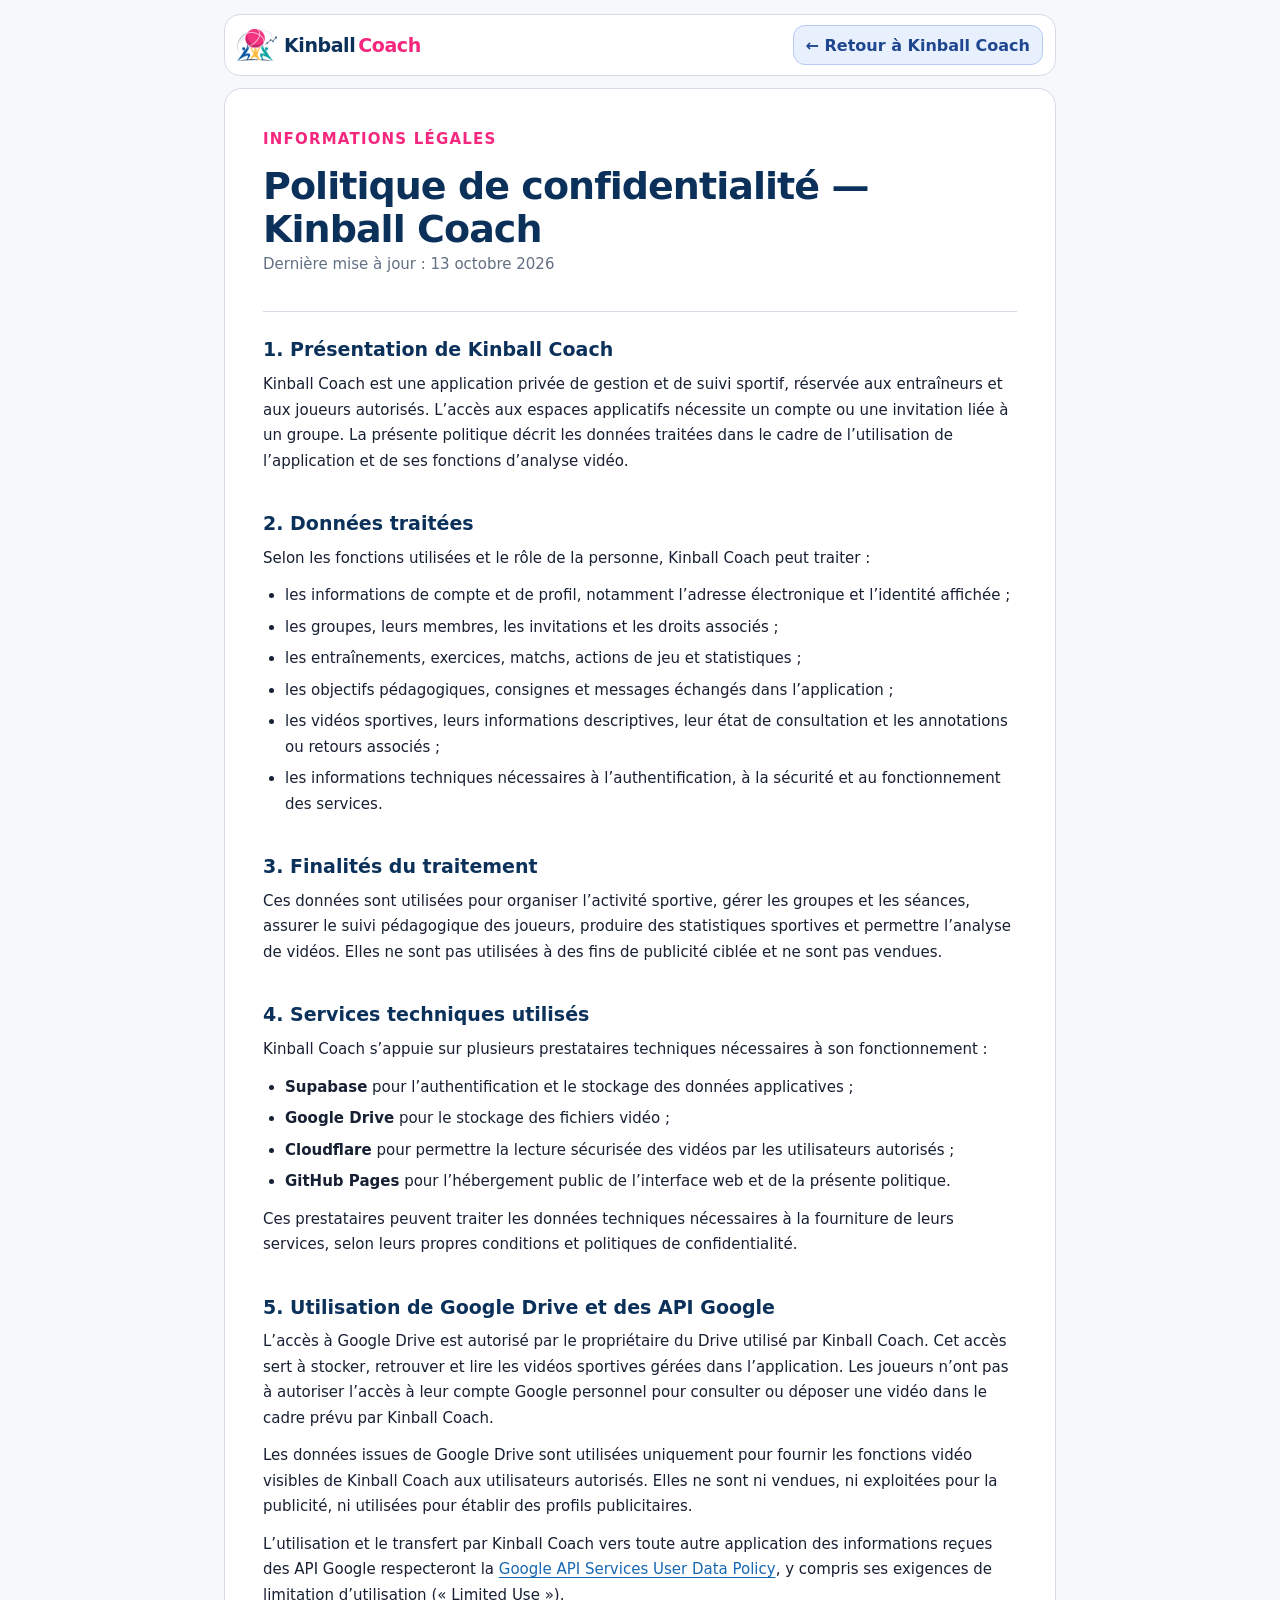
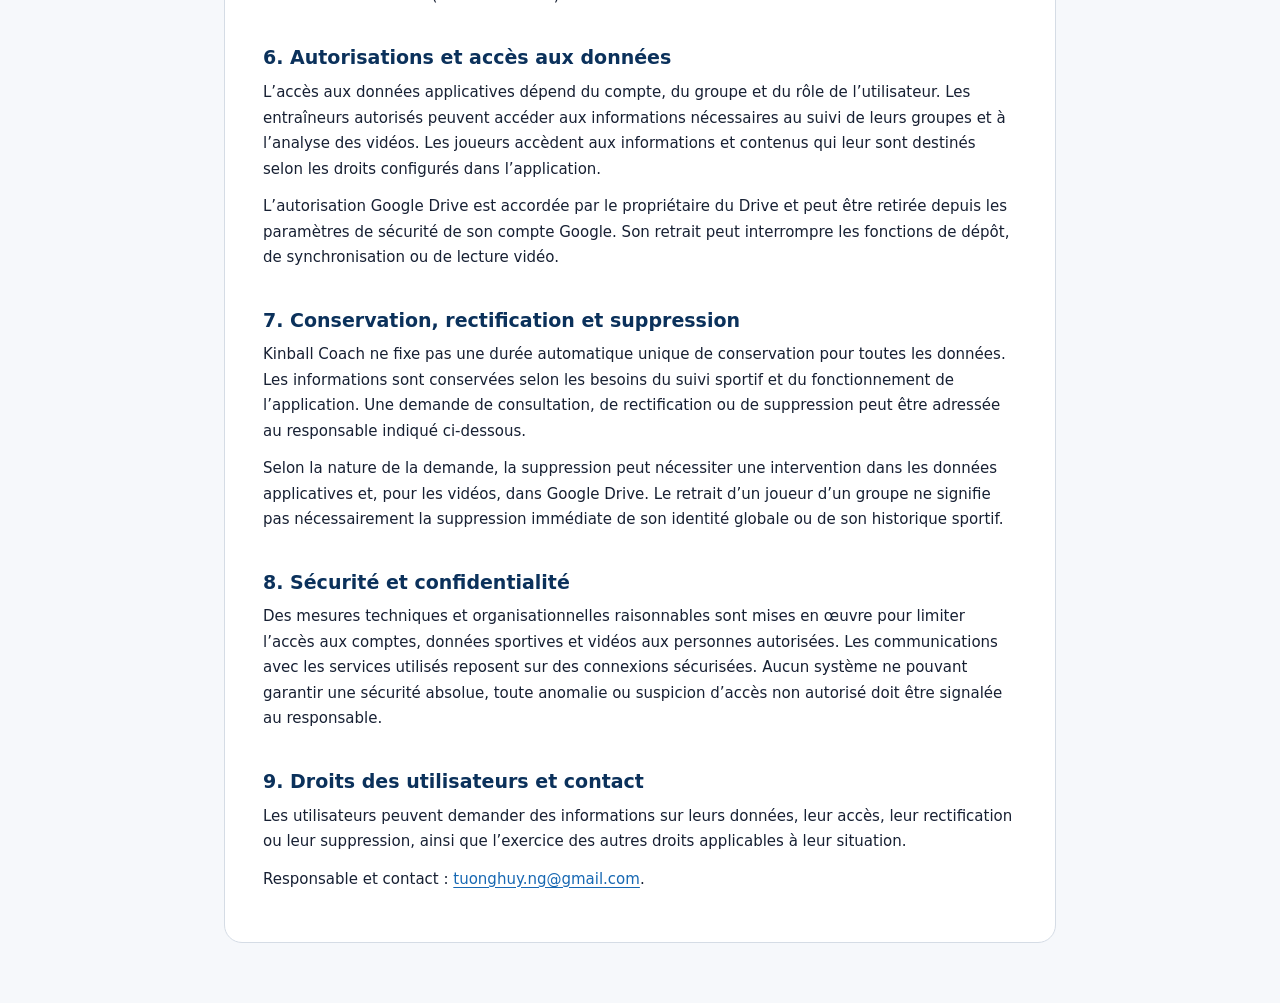
<file: privacy.html>
<!doctype html>
<html lang="fr">
<head>
<meta charset="utf-8">
<meta name="viewport" content="width=device-width,initial-scale=1,viewport-fit=cover">
<meta name="theme-color" content="#0B315B">
<title>Politique de confidentialité — Kinball Coach</title>
<link rel="icon" type="image/png" href="kinball-brand/favicon.png">
<link rel="stylesheet" href="css/coaching-shared.css">
<link rel="stylesheet" href="css/privacy.css">
<link rel="stylesheet" href="css/common.css">
</head>
<body>
<div class="app privacyPage">
 <header class="top privacyHeader">
  <div class="kcBrand" aria-label="Kinball Coach"><img class="kcBrandMark" src="kinball-brand/logo-symbol.png" alt="" aria-hidden="true"><span class="kcBrandWord"><span class="kcBrandKin">Kinball</span><span class="kcBrandCoach">Coach</span></span></div>
  <a class="ghost backNav" href="index.html">← Retour à Kinball Coach</a>
 </header>

 <main class="panel policyDocument">
  <header class="policyIntro">
   <p class="policyEyebrow">Informations légales</p>
   <h1>Politique de confidentialité — Kinball Coach</h1>
   <p class="policyUpdated">Dernière mise à jour : 13 octobre 2026</p>
  </header>

  <section aria-labelledby="presentation">
   <h2 id="presentation">1. Présentation de Kinball Coach</h2>
   <p>Kinball Coach est une application privée de gestion et de suivi sportif, réservée aux entraîneurs et aux joueurs autorisés. L’accès aux espaces applicatifs nécessite un compte ou une invitation liée à un groupe. La présente politique décrit les données traitées dans le cadre de l’utilisation de l’application et de ses fonctions d’analyse vidéo.</p>
  </section>

  <section aria-labelledby="donnees">
   <h2 id="donnees">2. Données traitées</h2>
   <p>Selon les fonctions utilisées et le rôle de la personne, Kinball Coach peut traiter :</p>
   <ul>
    <li>les informations de compte et de profil, notamment l’adresse électronique et l’identité affichée ;</li>
    <li>les groupes, leurs membres, les invitations et les droits associés ;</li>
    <li>les entraînements, exercices, matchs, actions de jeu et statistiques ;</li>
    <li>les objectifs pédagogiques, consignes et messages échangés dans l’application ;</li>
    <li>les vidéos sportives, leurs informations descriptives, leur état de consultation et les annotations ou retours associés ;</li>
    <li>les informations techniques nécessaires à l’authentification, à la sécurité et au fonctionnement des services.</li>
   </ul>
  </section>

  <section aria-labelledby="finalites">
   <h2 id="finalites">3. Finalités du traitement</h2>
   <p>Ces données sont utilisées pour organiser l’activité sportive, gérer les groupes et les séances, assurer le suivi pédagogique des joueurs, produire des statistiques sportives et permettre l’analyse de vidéos. Elles ne sont pas utilisées à des fins de publicité ciblée et ne sont pas vendues.</p>
  </section>

  <section aria-labelledby="services">
   <h2 id="services">4. Services techniques utilisés</h2>
   <p>Kinball Coach s’appuie sur plusieurs prestataires techniques nécessaires à son fonctionnement :</p>
   <ul>
    <li><strong>Supabase</strong> pour l’authentification et le stockage des données applicatives ;</li>
    <li><strong>Google Drive</strong> pour le stockage des fichiers vidéo ;</li>
    <li><strong>Cloudflare</strong> pour permettre la lecture sécurisée des vidéos par les utilisateurs autorisés ;</li>
    <li><strong>GitHub Pages</strong> pour l’hébergement public de l’interface web et de la présente politique.</li>
   </ul>
   <p>Ces prestataires peuvent traiter les données techniques nécessaires à la fourniture de leurs services, selon leurs propres conditions et politiques de confidentialité.</p>
  </section>

  <section aria-labelledby="google-drive">
   <h2 id="google-drive">5. Utilisation de Google Drive et des API Google</h2>
   <p>L’accès à Google Drive est autorisé par le propriétaire du Drive utilisé par Kinball Coach. Cet accès sert à stocker, retrouver et lire les vidéos sportives gérées dans l’application. Les joueurs n’ont pas à autoriser l’accès à leur compte Google personnel pour consulter ou déposer une vidéo dans le cadre prévu par Kinball Coach.</p>
   <p>Les données issues de Google Drive sont utilisées uniquement pour fournir les fonctions vidéo visibles de Kinball Coach aux utilisateurs autorisés. Elles ne sont ni vendues, ni exploitées pour la publicité, ni utilisées pour établir des profils publicitaires.</p>
   <p>L’utilisation et le transfert par Kinball Coach vers toute autre application des informations reçues des API Google respecteront la <a href="https://developers.google.com/terms/api-services-user-data-policy" target="_blank" rel="noopener noreferrer">Google API Services User Data Policy</a>, y compris ses exigences de limitation d’utilisation (« Limited Use »).</p>
  </section>

  <section aria-labelledby="acces">
   <h2 id="acces">6. Autorisations et accès aux données</h2>
   <p>L’accès aux données applicatives dépend du compte, du groupe et du rôle de l’utilisateur. Les entraîneurs autorisés peuvent accéder aux informations nécessaires au suivi de leurs groupes et à l’analyse des vidéos. Les joueurs accèdent aux informations et contenus qui leur sont destinés selon les droits configurés dans l’application.</p>
   <p>L’autorisation Google Drive est accordée par le propriétaire du Drive et peut être retirée depuis les paramètres de sécurité de son compte Google. Son retrait peut interrompre les fonctions de dépôt, de synchronisation ou de lecture vidéo.</p>
  </section>

  <section aria-labelledby="conservation">
   <h2 id="conservation">7. Conservation, rectification et suppression</h2>
   <p>Kinball Coach ne fixe pas une durée automatique unique de conservation pour toutes les données. Les informations sont conservées selon les besoins du suivi sportif et du fonctionnement de l’application. Une demande de consultation, de rectification ou de suppression peut être adressée au responsable indiqué ci-dessous.</p>
   <p>Selon la nature de la demande, la suppression peut nécessiter une intervention dans les données applicatives et, pour les vidéos, dans Google Drive. Le retrait d’un joueur d’un groupe ne signifie pas nécessairement la suppression immédiate de son identité globale ou de son historique sportif.</p>
  </section>

  <section aria-labelledby="securite">
   <h2 id="securite">8. Sécurité et confidentialité</h2>
   <p>Des mesures techniques et organisationnelles raisonnables sont mises en œuvre pour limiter l’accès aux comptes, données sportives et vidéos aux personnes autorisées. Les communications avec les services utilisés reposent sur des connexions sécurisées. Aucun système ne pouvant garantir une sécurité absolue, toute anomalie ou suspicion d’accès non autorisé doit être signalée au responsable.</p>
  </section>

  <section aria-labelledby="droits">
   <h2 id="droits">9. Droits des utilisateurs et contact</h2>
   <p>Les utilisateurs peuvent demander des informations sur leurs données, leur accès, leur rectification ou leur suppression, ainsi que l’exercice des autres droits applicables à leur situation.</p>
   <p>Responsable et contact : <a href="mailto:tuonghuy.ng@gmail.com">tuonghuy.ng@gmail.com</a>.</p>
  </section>
 </main>
</div>
</body>
</html>
</file>
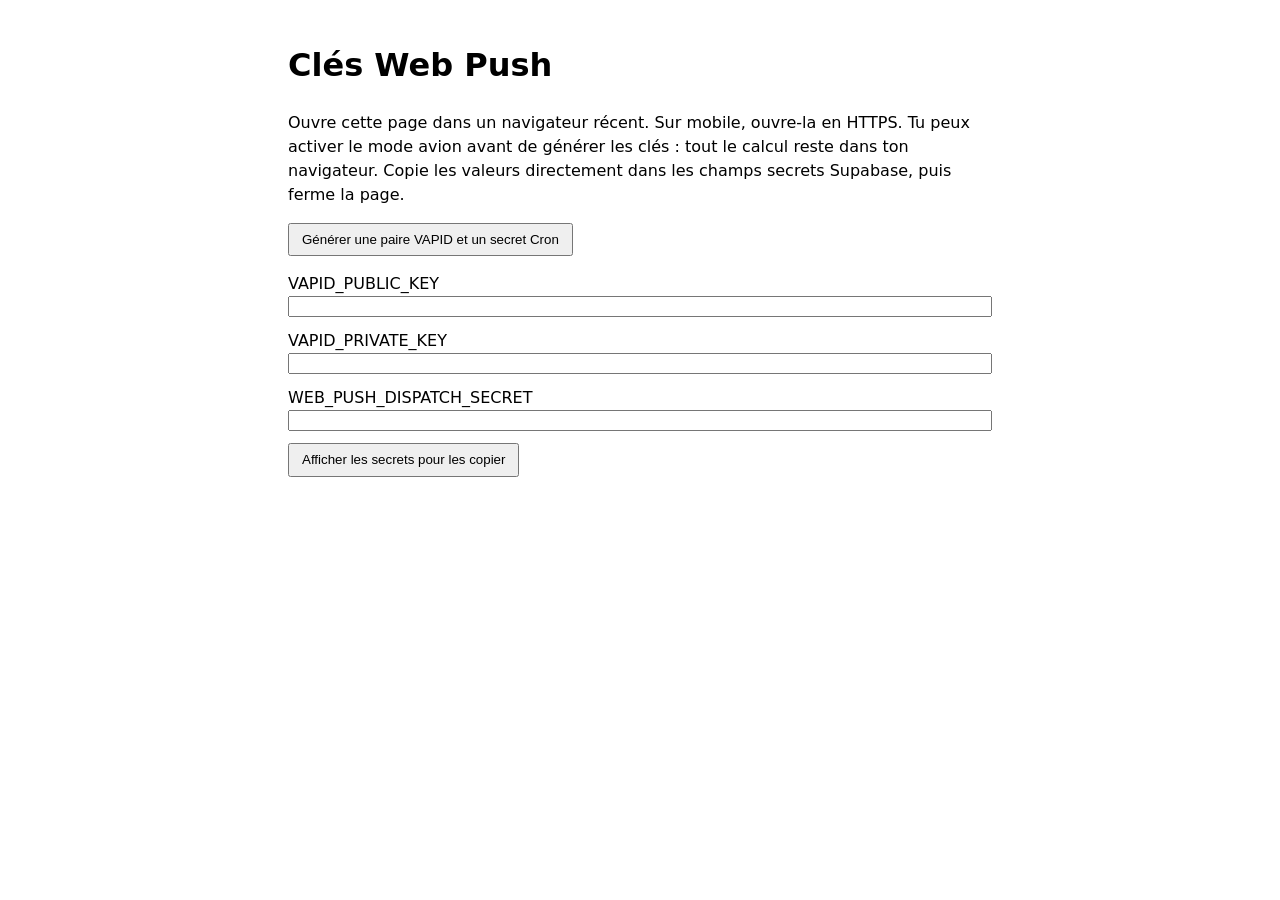
<file: tools/web-push-keys.html>
<!doctype html>
<html lang="fr">
<head>
  <meta charset="utf-8">
  <meta name="viewport" content="width=device-width, initial-scale=1">
  <meta http-equiv="Content-Security-Policy" content="default-src 'none'; script-src 'unsafe-inline'; style-src 'unsafe-inline'; base-uri 'none'; form-action 'none'">
  <title>Clés Web Push Kinball Coach</title>
  <style>
    body { font: 1rem/1.5 system-ui, sans-serif; max-width: 44rem; padding: 1.25rem; margin: auto; }
    input { box-sizing: border-box; display: block; width: 100%; margin-bottom: .75rem; }
    button { padding: .45rem .75rem; }
  </style>
</head>
<body>
  <h1>Clés Web Push</h1>
  <p>Ouvre cette page dans un navigateur récent. Sur mobile, ouvre-la en HTTPS. Tu peux activer le mode avion avant de générer les clés : tout le calcul reste dans ton navigateur. Copie les valeurs directement dans les champs secrets Supabase, puis ferme la page.</p>
  <button type="button" id="generate">Générer une paire VAPID et un secret Cron</button>
  <p id="status" role="status"></p>
  <label>VAPID_PUBLIC_KEY <input id="public" readonly autocomplete="off"></label>
  <label>VAPID_PRIVATE_KEY <input id="private" type="password" readonly autocomplete="off"></label>
  <label>WEB_PUSH_DISPATCH_SECRET <input id="dispatch" type="password" readonly autocomplete="off"></label>
  <button type="button" id="reveal" aria-pressed="false">Afficher les secrets pour les copier</button>
  <script>
    const field = id => document.getElementById(id);
    const status = field('status');
    const toBase64Url = bytes => btoa(String.fromCharCode(...bytes))
      .replaceAll('+', '-').replaceAll('/', '_').replace(/=+$/, '');

    field('generate').onclick = async () => {
      if (!window.isSecureContext || !globalThis.crypto?.subtle) {
        status.textContent = 'Ce contexte ne permet pas la cryptographie sécurisée. Ouvre la page HTTPS dans Chrome ou Firefox, ou le fichier local sur ordinateur.';
        return;
      }
      try {
        const keys = await crypto.subtle.generateKey({ name: 'ECDSA', namedCurve: 'P-256' }, true, ['sign', 'verify']);
        const publicBytes = new Uint8Array(await crypto.subtle.exportKey('raw', keys.publicKey));
        const privateJwk = await crypto.subtle.exportKey('jwk', keys.privateKey);
        const random = crypto.getRandomValues(new Uint8Array(32));
        field('public').value = toBase64Url(publicBytes);
        field('private').value = privateJwk.d;
        field('dispatch').value = Array.from(random, byte => byte.toString(16).padStart(2, '0')).join('');
        field('generate').disabled = true;
        status.textContent = 'Clés prêtes. La page ne les enregistre pas et ne les transmet pas.';
      } catch {
        status.textContent = 'Génération impossible dans ce navigateur.';
      }
    };
    field('reveal').onclick = event => {
      const visible = event.currentTarget.getAttribute('aria-pressed') === 'false';
      event.currentTarget.setAttribute('aria-pressed', String(visible));
      event.currentTarget.textContent = visible ? 'Masquer les secrets' : 'Afficher les secrets pour les copier';
      for (const id of ['private', 'dispatch']) field(id).type = visible ? 'text' : 'password';
    };
  </script>
</body>
</html>
</file>
<file: css/coaching-shared.css>
/* Shared structure for the homepage and training page. common.css remains the visual authority. */
*{box-sizing:border-box}

body{margin:0;background:var(--bg);color:var(--text);font:16px system-ui,-apple-system,Segoe UI,sans-serif}

.app{max-width:900px;margin:auto;padding:14px 14px 112px}

h1,h2,p{margin:0}

.top{display:flex;justify-content:space-between;align-items:center;margin-bottom:12px}

h1{font-size:22px}

.sub{font-size:13px;color:var(--muted);margin-top:3px}

.badge{background:var(--panel2);padding:8px 11px;border-radius:999px}

.panel{background:var(--panel);border:1px solid var(--line);border-radius:18px;padding:14px;margin-bottom:12px}

.row{display:flex;gap:9px;flex-wrap:wrap}

.field{flex:1 1 180px}

label{display:block;font-size:13px;color:var(--muted);margin-bottom:5px}

input,select,button{font:inherit}

input,select{width:100%;padding:12px;background:var(--panel2);color:var(--text);border:1px solid var(--line);border-radius:12px}

button{border:0;border-radius:14px;padding:13px 11px;background:var(--panel2);color:var(--text);font-weight:750;cursor:pointer}

button:active{transform:scale(.985)}

.primary{background:var(--accent);color:#fff}

.good{background:var(--good)}

.bad{background:var(--bad)}

.warn{background:var(--warn);color:#fff}

.ghost{background:transparent;border:1px solid var(--line)}

.hidden{display:none!important}

.players{display:grid;grid-template-columns:repeat(2,1fr);gap:8px}

.periodSettingsPanel,.livePlayersDetails{padding:0;overflow:hidden}

.periodSettingsPanel summary,.livePlayersDetails summary{list-style:none;cursor:pointer;display:flex;align-items:center;justify-content:space-between;gap:10px;padding:14px;font-size:18px;font-weight:800;user-select:none}

.periodSettingsPanel summary::-webkit-details-marker,.livePlayersDetails summary::-webkit-details-marker{display:none}

.livePlayersChevron{display:inline-flex;align-items:center;justify-content:center;width:30px;height:30px;border:1px solid var(--line);border-radius:999px;font-size:20px;line-height:1;transition:transform .15s ease}

.periodSettingsPanel[open] > summary .livePlayersChevron,.livePlayersDetails[open] > summary .livePlayersChevron{transform:rotate(180deg)}

.periodSettingsBody{padding:0 14px 14px}

.periodSettingsSection{padding:14px 0}

.periodSettingsSection + .periodSettingsSection{border-top:1px solid var(--line)}

.livePlayersDetails.periodSettingsInner{margin:0;border:0;background:transparent;border-top:1px solid var(--line);border-radius:0}

.livePlayersDetails.periodSettingsInner .livePlayersDetailsBody{padding:0 0 0}

.livePlayersDetails.periodSettingsInner summary{padding:14px 0}

.periodSettingsInlineNote{margin-top:8px}

.quickRestartGrid{display:grid;grid-template-columns:repeat(3,minmax(0,1fr));gap:8px}

.actionColumns{display:grid;grid-template-columns:repeat(2,minmax(0,1fr));gap:12px}

.actionColumn{min-width:0}

.actionColumnTitle{font-size:14px;color:var(--muted);font-weight:800;margin:0 0 10px}

.quickRestartGrid button{min-height:58px;padding:10px 7px;font-size:13px;line-height:1.15}

@media(max-width:720px){.actionColumns{grid-template-columns:1fr;gap:14px}}

@media(max-width:520px){.quickRestartGrid{gap:6px}.quickRestartGrid button{min-height:56px;padding:8px 5px;font-size:11px}}

.players button{min-height:54px}

.on{background:var(--accent);color:#fff}

.off{color:var(--muted)}

.tabs{display:grid;grid-template-columns:repeat(2,1fr);gap:8px}

.tab.active{background:var(--accent);color:#fff}

.actiongrid{display:grid;grid-template-columns:repeat(2,1fr);gap:9px}

.actiongrid button{min-height:68px;font-size:16px}

.popupBackdrop{
  position:fixed;inset:0;background:rgba(0,0,0,.7);display:flex;
  align-items:flex-end;justify-content:center;
  padding:12px max(12px,env(safe-area-inset-right)) max(12px,env(safe-area-inset-bottom)) max(12px,env(safe-area-inset-left));
  z-index:10
}

.sheet{
  width:min(900px,100%);background:#161a21;border:1px solid var(--line);
  border-radius:22px 22px 14px 14px;padding:14px;
  max-height:calc(100dvh - 24px);
  overflow:auto;
  overscroll-behavior:contain;
  -webkit-overflow-scrolling:touch;
}

#popup .popupActionBar{
  position:sticky;
  bottom:0;
  z-index:8;
  margin:14px -14px -14px!important;
  padding:10px 14px calc(10px + env(safe-area-inset-bottom));
  background:linear-gradient(to bottom,rgba(22,26,33,.92),#161a21 22%);
  border-top:1px solid var(--line);
}

.sheet h2{font-size:19px;margin-bottom:4px}

.sheetTop{display:flex;justify-content:space-between;align-items:flex-start;gap:10px;position:sticky;top:-14px;background:#161a21;padding:14px 0 8px;z-index:2}

.closePopup{width:42px;height:42px;padding:0;border-radius:999px;font-size:22px;line-height:1;background:var(--panel2);border:1px solid var(--line)}

.meta{font-size:13px;color:var(--muted);margin-bottom:12px}

.step{margin-top:14px}

.popupPeriodField{max-width:170px}

.popupPeriodField select{padding:9px 10px}

@media(max-width:640px){
  .popupPeriodField{max-width:145px}
  .popupPeriodField select{padding:8px 9px}
}

.step h3{font-size:14px;color:var(--muted);margin:0 0 8px}

.options,.faultgrid{display:grid;grid-template-columns:repeat(2,1fr);gap:8px}

.options button,.faultgrid button{min-height:51px}

.choice{outline:none!important;background:var(--accent)!important;color:#fff!important}

.entryAction.selected{background:var(--accent)!important;color:#fff!important}

/* Issues directement ancrées sous le bouton d’action sélectionné */

.entryAction{position:relative}

.actionOutcomeDropdown{
  position:fixed;
  z-index:80;
  display:grid;
  gap:5px;
  padding:6px;
  background:#161a21;
  border:1px solid var(--line);
  border-radius:12px;
  box-shadow:0 14px 34px rgba(0,0,0,.48);
}

.actionOutcomeDropdown.attack{grid-template-columns:1fr}

.actionOutcomeDropdown.defense{grid-template-columns:1fr}

.actionOutcomeDropdown .quickOutcomeBtn{
  width:100%;
  min-height:46px;
  padding:8px 9px;
  font-size:12px;
  text-align:center;
}

@media(max-width:520px){
  .actionOutcomeDropdown{gap:4px;padding:5px}
  .actionOutcomeDropdown .quickOutcomeBtn{min-height:44px;font-size:11px;padding:7px 6px}
}

.quickOutcomePanel{
  margin-top:14px;
  padding-top:12px;
  border-top:1px solid var(--line);
}

.quickOutcomeTitle{
  font-size:13px;
  color:var(--muted);
  font-weight:750;
  margin-bottom:8px;
}

.quickOutcomeGrid{
  display:grid;
  gap:8px;
}

.quickOutcomeGrid.attack{
  grid-template-columns:repeat(3,minmax(0,1fr));
}

.quickOutcomeGrid.defense{
  grid-template-columns:repeat(2,minmax(0,1fr));
}

.quickOutcomeBtn{
  min-height:58px;
  padding:10px 8px;
  border:1px solid var(--line);
  font-size:13px;
  line-height:1.15;
}

.quickOutcomeBtn:hover{border-color:#5f8fff}

.quickOutcomeBtn.point{background:#245fbd}

.quickOutcomeBtn.defended{background:#273243}

.quickOutcomeBtn.fault{background:#6b3434}

.quickOutcomeBtn.illegal{background:#704727}

@media(max-width:520px){
  .quickOutcomeGrid{gap:6px}
  .quickOutcomeBtn{min-height:55px;padding:8px 5px;font-size:11px}
}

#popup.quickOutcomePreset #resultStep{display:none!important}

#popup.quickOutcomePreset.quickCenterSimple #centerDefenseMapStep{
  display:none!important;
}

#popup.quickOutcomePreset.centerDefenseCompact .centerDefenseArena{
  grid-template-columns:minmax(500px,4.5fr) minmax(82px,.42fr);
  grid-template-areas:"map who";
}

@media(max-width:640px){
  #popup.quickOutcomePreset.centerDefenseCompact .centerDefenseArena{
    grid-template-columns:1fr;
    grid-template-areas:"map" "who";
  }
}

.full{grid-column:1/-1}

.timeline{display:flex;flex-direction:column;gap:8px;max-height:350px;overflow:auto}

.item{display:grid;grid-template-columns:62px minmax(0,1fr) auto;gap:9px;align-items:center;background:var(--panel2);padding:10px;border-radius:12px;cursor:pointer}

.time{font-size:12px;color:var(--muted)}

.small{font-size:12px;color:var(--muted)}

.last{display:flex;align-items:center;justify-content:space-between;gap:10px}

.footer{position:fixed;bottom:0;left:0;right:0;padding:10px;background:rgba(15,17,21,.95);border-top:1px solid var(--line)}

.footerin{max-width:900px;margin:auto;display:flex;gap:8px}

.footerin button{flex:1}

.note{font-size:12px;line-height:1.4;color:var(--muted)}

.roster{display:grid;grid-template-columns:repeat(2,1fr);gap:8px}

.check{display:flex;gap:8px;align-items:center;background:var(--panel2);padding:9px;border-radius:12px}

.check input{width:auto}

@media(max-width:640px){
  .popupBackdrop{padding:6px max(6px,env(safe-area-inset-right)) max(6px,env(safe-area-inset-bottom)) max(6px,env(safe-area-inset-left))}
  .sheet{max-height:calc(100dvh - 12px);padding:12px}
  #popup .popupActionBar{
    margin:12px -12px -12px!important;
    padding:9px 12px calc(12px + env(safe-area-inset-bottom));
  }
  #popup .popupActionBar button{min-height:48px}
}

@media(min-width:650px){
 .players,.roster{grid-template-columns:repeat(4,1fr)}
 .tabs{grid-template-columns:repeat(5,1fr)}
 .actiongrid{grid-template-columns:repeat(3,1fr)}
 .faultgrid{grid-template-columns:repeat(3,1fr)}
}

.authStatus{font-size:13px;color:var(--muted);margin-top:9px;min-height:18px}

.cloudOk{color:#7ddc9f}

.cloudErr{color:#ff8d8d}

.topActions{display:flex;gap:7px;align-items:center;flex-wrap:wrap}

.statusDot{display:inline-block;width:8px;height:8px;border-radius:50%;background:#777;margin-right:5px}

.statusDot.online{background:#41c878}

.statusDot.offline{background:#d29a29}

.matchHistory{display:flex;gap:8px;align-items:end;flex-wrap:wrap;margin-bottom:12px}

.matchHistory .field{min-width:220px}

.moduleGrid{display:grid;grid-template-columns:repeat(2,1fr);gap:12px}

.moduleCard{min-height:120px;text-align:left;padding:18px;border:1px solid var(--line)}

.moduleCard strong{display:block;font-size:20px;margin-bottom:7px}

.moduleCard span{font-size:13px;font-weight:500}

.trainingList{display:flex;flex-direction:column;gap:9px}

.trainingCard{background:var(--panel2);border:1px solid var(--line);border-radius:14px;padding:12px}

.trainingCard h3{margin:0 0 4px;font-size:16px}

.trainingCard .small{line-height:1.35}

.trainingResults{display:flex;flex-direction:column;gap:8px;margin-top:10px}

.trainingPlayerCollection{display:grid;gap:9px;padding:11px;border:1px solid var(--line);border-radius:12px;background:var(--panel);margin-bottom:2px}

.trainingPlayerCollection.locked{border-style:dashed}

.trainingPlayerCollectionHead,.trainingPlayerCollectionActions{display:flex;align-items:center;justify-content:space-between;gap:8px;flex-wrap:wrap}

.trainingPlayerDiscrepancies{display:grid;gap:8px;padding-top:9px;border-top:1px solid var(--line)}

.trainingPlayerDiscrepancy{display:grid;gap:8px;padding:10px;border:1px solid var(--line);border-radius:10px;background:var(--panel2)}

.trainingPlayerValues{display:grid;grid-template-columns:repeat(2,minmax(0,1fr));gap:8px}

.trainingPlayerValues span{display:grid;gap:2px;padding:8px;border:1px solid var(--line);border-radius:9px}

.resultRow{background:#171a21;border-radius:12px;padding:10px}

.resultRow .name{font-weight:750;margin-bottom:7px}

.miniGrid{display:grid;grid-template-columns:repeat(2,1fr);gap:7px}

.trainingToolbar{display:flex;gap:8px;flex-wrap:wrap;margin-bottom:10px}

.trainingToolbar button{flex:1;min-width:140px}

.historyItem{background:var(--panel2);border-radius:12px;padding:10px;margin-bottom:8px}

.trainingPlan{margin-top:18px;border:1px solid var(--line);border-radius:16px;background:#151922;padding:13px}

.trainingPlanHead{display:flex;justify-content:space-between;align-items:flex-start;gap:12px;flex-wrap:wrap;margin-bottom:10px}

.trainingPlanHead h3{font-size:16px;margin:0 0 4px}

.trainingPlanActions{display:flex;gap:7px;flex-wrap:wrap;align-items:flex-end}

.trainingPlanActions button{padding:8px 10px}

.trainingPlanStartField{min-width:132px}

.trainingPlanStartField label{display:block;font-size:12px;color:var(--muted);margin-bottom:5px}

.trainingPlanStartField input{width:118px}

.trainingDragHint{font-size:12px;color:var(--muted);margin:4px 0 10px}

.trainingPlanBlock.dragging{opacity:.45;outline:2px dashed var(--accent)}

.trainingTimeline.drag-over{outline:2px dashed var(--accent);outline-offset:5px;border-radius:12px}

.trainingPlanDragHandle{cursor:grab;user-select:none;touch-action:none;display:inline-flex;align-items:center;gap:5px}

.trainingPlanDragHandle:active{cursor:grabbing}

.planStart[readonly]{opacity:.8;cursor:default}

.trainingTimeline{display:flex;flex-direction:column;gap:10px}

.trainingTimelineSlot{border-top:1px solid var(--line);padding-top:10px}

.trainingTimelineSlot:first-child{border-top:0;padding-top:0}

.trainingTimelineTime{font-weight:800;font-size:14px;margin-bottom:7px;display:flex;gap:8px;align-items:center;flex-wrap:wrap}

.trainingTimelineTracks{display:grid;grid-template-columns:repeat(2,minmax(0,1fr));gap:8px}

.trainingPlanBlock{background:var(--panel2);border:1px solid var(--line);border-radius:13px;padding:10px;min-width:0}

.trainingPlanBlock[data-track="court1"]{grid-column:1}

.trainingPlanBlock[data-track="court2"]{grid-column:2}

.trainingPlanBlock[data-track="both"],.trainingPlanBlock[data-track="other"]{grid-column:1/-1}

.trainingPlanBlockTitle{font-weight:800;line-height:1.2;min-width:0}

.trainingTrackTag{display:inline-flex;align-items:center;border:1px solid var(--line);border-radius:999px;padding:3px 7px;font-size:11px;color:var(--muted);margin-top:4px}

.trainingPlanBlockActions{display:flex;gap:5px;flex-wrap:wrap;justify-content:flex-end}

.trainingPlanBlockActions button{padding:6px 8px;font-size:12px;border-radius:9px}

.trainingPlanFields{display:grid;grid-template-columns:minmax(88px,.65fr) minmax(88px,.65fr) minmax(150px,1fr);gap:9px;align-items:end}

.trainingPlanFields .planTitleField{grid-column:1/-1}

.trainingPlanFields input,.trainingPlanFields select,.trainingPlanNotes textarea,.trainingPlanLibraryRow select{width:100%;min-width:0;max-width:100%}

.trainingPlanNotes{display:grid;grid-template-columns:1fr 1fr;gap:10px;margin-top:10px}

.trainingPlanBlock:not([data-track="both"]) .trainingPlanNotes{grid-template-columns:1fr}

.trainingPlanLibraryRow{display:grid;grid-template-columns:minmax(145px,.75fr) minmax(220px,1.8fr);gap:9px;margin-top:10px;align-items:end}

.trainingPlanLibraryRow .libraryExerciseField{min-width:0}

.trainingPlanStatBox{margin-top:9px;border:1px solid var(--line);border-radius:11px;background:#171c25;padding:10px 11px;display:flex;gap:12px;align-items:center;justify-content:space-between;flex-wrap:wrap}

.trainingPlanStatBox .check{margin:0}

.trainingPlanStatMeta{font-size:12px;color:var(--muted);line-height:1.35}

.trainingPlanStatActions{display:flex;gap:7px;align-items:center;flex-wrap:wrap}

.trainingPlanStatActions button{padding:7px 9px;font-size:12px}

.trainingPlanEmpty{border:1px dashed var(--line);border-radius:12px;padding:16px;text-align:center;color:var(--muted);font-size:13px}

.trainingDraft{margin-top:14px;border-top:1px solid var(--line);padding-top:13px}

.trainingDraftHead{display:flex;justify-content:space-between;align-items:flex-start;gap:10px;flex-wrap:wrap;margin-bottom:9px}

.trainingDraftHead h4{margin:0 0 3px;font-size:15px}

.trainingDraftList{display:grid;grid-template-columns:repeat(2,minmax(0,1fr));gap:8px;min-height:64px;border:1px dashed var(--line);border-radius:12px;padding:9px}

.trainingDraftList.drag-over{outline:2px dashed var(--accent);outline-offset:3px}

.trainingDraftCard{background:#171c25;border:1px solid var(--line);border-radius:11px;padding:10px;min-width:0}

.trainingDraftCard.dragging{opacity:.45}

.trainingDraftCardTitle{font-weight:800;line-height:1.25;margin-bottom:5px}

.trainingDraftCardMeta{font-size:12px;color:var(--muted);margin-bottom:7px}

.trainingDraftCardText{font-size:12px;color:var(--muted);line-height:1.4;white-space:pre-wrap;max-height:5.6em;overflow:hidden}

.trainingDraftCardActions{display:flex;gap:6px;flex-wrap:wrap;margin-top:9px}

.trainingDraftCardActions button{padding:6px 8px;font-size:12px;border-radius:9px}

.trainingDraftEmpty{grid-column:1/-1;text-align:center;color:var(--muted);font-size:12px;padding:12px}

.trainingSectionLabel{display:flex;justify-content:space-between;align-items:flex-end;gap:10px;flex-wrap:wrap}

.trainingSectionLabel h3{font-size:16px;margin:0 0 5px}

@media(max-width:680px){.trainingDraftList{grid-template-columns:1fr}.trainingPlanFields{grid-template-columns:1fr 1fr}.trainingPlanFields .planTrackField{grid-column:1/-1}.trainingPlanLibraryRow{grid-template-columns:1fr}.trainingPlanFields .planTitleField{grid-column:1/-1}}

@media(max-width:520px){.moduleGrid{grid-template-columns:1fr}.miniGrid{grid-template-columns:1fr}.trainingPlanFields{grid-template-columns:1fr}.trainingPlanFields .planTitleField,.trainingPlanFields .planTrackField{grid-column:auto}}

.statsTabs{display:grid;grid-template-columns:repeat(4,1fr);gap:8px;margin:12px 0}

.playerTrainingStatsViewer .statsTabs{grid-template-columns:repeat(3,1fr)}

.playerTrainingStatsViewer .statsDomainTabs{grid-template-columns:1fr}

.playerTrainingStatsViewer.playerMatchStatsViewer .statsDomainTabs{grid-template-columns:repeat(2,minmax(0,1fr))}

.statsTabs button{border:1px solid var(--line);min-height:44px;background:#fff}

.statsDomainTabs{display:grid;grid-template-columns:repeat(5,minmax(0,1fr));gap:8px;margin:14px 0 12px}

.statsMatchViewTabs{display:grid;grid-template-columns:repeat(2,minmax(0,1fr));gap:8px;margin:14px 0 10px}

.statsMatchViewTabs button{min-height:44px}

.statsMatchViewTabs button.active{background:var(--accent);color:#fff}

.statsDomainTab{border:1px solid var(--line);min-height:46px}

.statsDomainTab.active{background:var(--accent);border-color:var(--accent);color:#fff}

.matchCaptureMode{display:grid;grid-template-columns:repeat(2,minmax(0,1fr));gap:8px}

.matchCaptureMode button{border:1px solid var(--line)}

.matchCaptureMode button.active{background:var(--accent);border-color:var(--accent);color:#fff}

.matchVideoPanel{margin-bottom:12px}

.matchVideoSticky{position:relative}

.matchVideoWrap{aspect-ratio:16/9;background:#000;border-radius:14px;overflow:hidden}

.matchVideoWrap iframe,.matchVideoWrap>div{width:100%;height:100%}

.matchVideoTransport{display:flex;gap:7px;margin-top:8px}

.matchVideoTransport button{flex:1}

.matchVideoSpeed{margin-top:8px;border:1px solid var(--line);border-radius:12px;background:var(--panel2)}

.matchVideoSpeed summary{display:none;cursor:pointer;padding:10px 12px;font-weight:750}

.matchVideoSpeedRow{display:flex;gap:7px;flex-wrap:wrap;padding:8px 0 0}

.matchVideoSpeedBtn.active{background:var(--accent);color:#fff}

/* Analyse vidéo sur ordinateur : lecteur à gauche, saisie à droite.
   La séparation est redimensionnable par glisser-déposer. */

@media(min-width:1367px){
  body.videoReviewWideActive #popup,
  body.videoReviewWideActive #faultPopup{
    left:var(--video-note-left,50vw);
    right:auto;
    width:var(--video-note-width,50vw);
    top:0;
    bottom:0;
    padding:12px max(12px,env(safe-area-inset-right)) max(12px,env(safe-area-inset-bottom)) 12px;
    align-items:flex-end;
    justify-content:center;
  }

  body.videoReviewWideActive #popup .sheet,
  body.videoReviewWideActive #faultPopup .sheet{
    width:100%;
    max-width:none;
    max-height:calc(100dvh - 24px);
  }
}

@media(min-width:1367px){
  .app.videoReviewWide{
    max-width:1680px;
    padding-left:20px;
    padding-right:20px;
  }

  .app.videoReviewWide #live.videoDesktopLayout{
    --video-pane: 58%;
    display:grid;
    grid-template-columns:
      minmax(520px,var(--video-pane))
      10px
      minmax(360px,1fr);
    gap:0 10px;
    align-items:start;
  }

  .app.videoReviewWide #live.videoDesktopLayout > #matchVideoPanel{
    grid-column:1;
    grid-row:1 / span 30;
    position:sticky;
    top:12px;
    margin-bottom:0;
  }

  .app.videoReviewWide #live.videoDesktopLayout > #videoDesktopResizer{
    display:block!important;
    grid-column:2;
    grid-row:1 / span 30;
    align-self:stretch;
    min-height:calc(100vh - 40px);
    cursor:col-resize;
    position:relative;
    touch-action:none;
    user-select:none;
  }

  .app.videoReviewWide #live.videoDesktopLayout > #videoDesktopResizer::before{
    content:"";
    position:sticky;
    top:18px;
    display:block;
    width:4px;
    height:82px;
    margin:0 auto;
    border-radius:999px;
    background:var(--line);
    transition:background .15s,width .15s;
  }

  .app.videoReviewWide #live.videoDesktopLayout > #videoDesktopResizer:hover::before,
  .app.videoReviewWide #live.videoDesktopLayout > #videoDesktopResizer.dragging::before,
  .app.videoReviewWide #live.videoDesktopLayout > #videoDesktopResizer:focus-visible::before{
    width:6px;
    background:var(--accent);
  }

  .app.videoReviewWide #live.videoDesktopLayout > section:not(#matchVideoPanel){
    grid-column:3;
    min-width:0;
    margin-bottom:12px;
  }

  .app.videoReviewWide #live.videoDesktopLayout .matchVideoSticky{
    position:relative;
  }

  .app.videoReviewWide #live.videoDesktopLayout .players{
    grid-template-columns:repeat(2,minmax(0,1fr));
  }

  .app.videoReviewWide #live.videoDesktopLayout .tabs{
    grid-template-columns:repeat(2,minmax(0,1fr))!important;
  }

  .app.videoReviewWide #live.videoDesktopLayout .timeline{
    max-height:300px;
  }

  body:has(.app.videoReviewWide) .footerin{
    max-width:1680px;
  }
}

@media(max-width:1366px){
  .matchVideoSticky{
    position:sticky;
    top:0;
    z-index:45;
    background:var(--bg);
    padding:6px 0 8px;
    box-shadow:0 10px 18px rgba(0,0,0,.35);
  }
}

@media(max-width:640px){
  .matchVideoSticky{position:sticky;top:0;z-index:45;background:var(--bg);padding:6px 0 8px;box-shadow:0 10px 18px rgba(0,0,0,.35)}
  .matchVideoWrap{border-radius:10px}
  .matchVideoSpeed summary{display:block}
  .matchVideoSpeed:not([open]) .matchVideoSpeedRow,.matchVideoSpeed:not([open]) #matchVideoSpeedStatus{display:none}
  .matchVideoSpeedRow{padding:0 8px 8px}
}

.statsMatchGrid{display:grid;grid-template-columns:repeat(4,minmax(0,1fr));gap:8px}

.statsMatchCard{background:var(--panel2);border:1px solid var(--line);border-radius:12px;padding:10px}

.statsMatchCard strong{display:block;font-size:21px;margin-top:2px}

.statsMatchSelector{
  display:grid;grid-template-columns:repeat(auto-fit,minmax(240px,1fr));
  gap:8px;margin-top:8px;
  max-height:330px;
  overflow-y:auto;
  padding-right:4px;
}

.statsMatchFilterBar{
  display:grid;
  grid-template-columns:minmax(0,1fr) minmax(180px,260px);
  gap:8px;
  margin-top:10px;
}

.statsMatchFilterBar input,.statsMatchFilterBar select{
  width:100%;
}

@media(max-width:700px){
  .statsMatchFilterBar{grid-template-columns:1fr}
  .statsMatchSelector{max-height:300px}
}

.statsMatchChoice{
  display:flex;align-items:flex-start;gap:9px;padding:10px 11px;
  border:1px solid var(--line);border-radius:12px;background:var(--panel2);
  cursor:pointer
}

.statsMatchChoice input[type="checkbox"]{
  appearance:auto;
  -webkit-appearance:checkbox;
  width:18px;
  height:18px;
  min-width:18px;
  max-width:18px;
  flex:0 0 18px;
  margin:1px 0 0;
  padding:0;
  border:0;
  border-radius:3px;
  background:transparent;
  accent-color:var(--accent);
}

.statsMatchChoice>span{min-width:0;flex:1 1 auto;display:block}

.statsMatchChoice strong{display:block;font-size:13px;line-height:1.3;color:var(--text);overflow-wrap:anywhere}

.statsMatchChoice .small{display:block;margin-top:3px;line-height:1.35;overflow-wrap:anywhere}

.statsMatchChoice:has(input:checked){outline:2px solid var(--accent);outline-offset:-2px}

.statsMatchSelectionBar{
  display:flex;justify-content:space-between;align-items:center;gap:10px;
  flex-wrap:wrap;margin-top:10px
}

.statsImpactScopeTabs{
  display:grid;
  grid-template-columns:repeat(3,minmax(0,1fr));
  gap:8px;
  margin-top:12px;
}

.statsImpactScopeTabs button{
  min-height:42px;
  border:1px solid var(--line);
}

.statsImpactScopeTabs button.active{
  background:var(--accent);
  color:#fff;
  border-color:#78a2ff;
}

@media(max-width:620px){
  .statsImpactScopeTabs{grid-template-columns:1fr}
}

.statsHelpBtn{
  width:44px;height:44px;min-width:44px;min-height:44px;padding:0;border-radius:50%;
  display:inline-flex;align-items:center;justify-content:center;
  border:1px solid var(--line);background:#fff;font-weight:900;font-size:18px
}

.statsHelpBtn:hover{background:var(--accent);color:#fff}

.statsHelpBackdrop{
  position:fixed;inset:0;z-index:3000;background:rgba(0,0,0,.72);
  display:flex;align-items:center;justify-content:center;padding:18px
}

.statsHelpModal{
  width:min(920px,96vw);max-height:90vh;overflow:auto;
  background:var(--panel);border:1px solid var(--line);border-radius:18px;padding:18px;
  box-shadow:0 24px 70px rgba(0,0,0,.55)
}

.statsHelpModalHeader{
  display:flex;justify-content:space-between;align-items:center;gap:12px;
  position:sticky;top:-18px;background:var(--panel);padding:4px 0 10px;z-index:2
}

.statsHelpClose{width:38px;height:38px;min-width:38px;padding:0;border-radius:50%;font-size:20px}

.statsHelpGrid{display:grid;grid-template-columns:repeat(2,minmax(0,1fr));gap:10px}

.statsHelpItem{background:var(--panel2);border:1px solid var(--line);border-radius:12px;padding:10px}

.statsHelpItem strong{display:block;margin-bottom:4px}

.faceoffWrap{display:grid;gap:10px;margin-top:10px}

.faceoffTitle{
  display:grid;grid-template-columns:minmax(0,1fr) auto minmax(0,1fr);
  align-items:center;gap:10px;padding:10px 12px;background:var(--panel2);
  border:1px solid var(--line);border-radius:12px;font-weight:850
}

.faceoffTitle .left{text-align:left}

.faceoffTitle .mid{text-align:center;color:var(--muted);font-size:12px;text-transform:uppercase;letter-spacing:.04em}

.faceoffTitle .right{text-align:right}

.faceoffRows{border:1px solid var(--line);border-radius:12px;overflow:hidden}

.faceoffRow{
  display:grid;grid-template-columns:minmax(0,1fr) minmax(115px,.8fr) minmax(0,1fr);
  align-items:center;gap:8px;padding:9px 12px;border-bottom:1px solid var(--line)
}

.faceoffRow:last-child{border-bottom:0}

.faceoffValue{font-weight:800;font-size:14px}

.faceoffValue.left{text-align:left}

.faceoffValue.right{text-align:right}

.faceoffMetric{text-align:center;color:var(--muted);font-size:12px;font-weight:750}

.faceoffContext{
  border:1px solid var(--line);border-radius:14px;padding:10px;background:rgba(255,255,255,.018)
}

.faceoffContextHead{
  display:flex;justify-content:space-between;gap:10px;align-items:flex-start;margin-bottom:8px
}

.faceoffContextHead strong{font-size:14px}

.faceoffReference{text-align:right;font-size:11px;color:var(--muted);line-height:1.35}

@media(max-width:640px){
  .faceoffRow{grid-template-columns:minmax(0,1fr) 92px minmax(0,1fr);padding:8px}
  .faceoffValue{font-size:13px}
  .faceoffMetric{font-size:11px}
  .faceoffContextHead{display:block}
  .faceoffReference{text-align:left;margin-top:4px}
}

.statsHelpFormula{
  font-family:ui-monospace,SFMono-Regular,Menlo,Consolas,monospace;
  background:rgba(255,255,255,.06);padding:7px 8px;border-radius:8px;margin-top:5px;overflow:auto
}

@media(max-width:700px){
  .statsHelpGrid{grid-template-columns:1fr}
  .statsHelpBackdrop{padding:8px}
  .statsHelpModal{padding:12px;max-height:94vh}
  .statsHelpModalHeader{top:-12px}
}

@media(max-width:1000px){.statsDomainTabs{grid-template-columns:repeat(3,minmax(0,1fr))}}

@media(max-width:760px){.statsDomainTabs{grid-template-columns:repeat(2,minmax(0,1fr))}.statsMatchGrid{grid-template-columns:repeat(2,minmax(0,1fr))}}

.statsTab.active{background:var(--accent);color:#fff}

.statsMetrics{display:grid;grid-template-columns:repeat(2,1fr);gap:9px;margin:10px 0 14px}

.statsMetric{background:var(--panel2);border:1px solid var(--line);border-radius:14px;padding:12px}

.statsMetric .value{font-size:24px;font-weight:800;margin-top:3px}

.statsBarRow{margin-bottom:10px}

.statsBarTop{display:flex;justify-content:space-between;gap:8px;font-size:13px;margin-bottom:4px}

.statsBarTrack{height:8px;background:#11151b;border-radius:999px;overflow:hidden}

.statsBarFill{height:100%;background:var(--accent);border-radius:999px}

.leaderRow{display:grid;grid-template-columns:34px minmax(0,1fr) auto;align-items:center;gap:8px;background:var(--panel2);border-radius:12px;padding:10px;margin-bottom:7px}

.leaderRank{font-weight:800;font-size:17px;text-align:center}

.statsChart{background:var(--panel2);border-radius:14px;padding:10px;margin-top:10px}

.statsChart svg{width:100%;height:120px;display:block}

.statsChart polyline{fill:none;stroke:var(--accent);stroke-width:3;stroke-linejoin:round;stroke-linecap:round}

.statsChart circle{fill:var(--accent)}

.statsEmpty{padding:14px;background:var(--panel2);border-radius:12px;color:var(--muted);font-size:13px}

@media(max-width:520px){.statsMetrics{grid-template-columns:1fr}.statsTabs,.playerTrainingStatsViewer .statsTabs{grid-template-columns:1fr}}

.exerciseLibraryCard{background:var(--panel2);border-radius:12px;padding:10px 11px;margin-bottom:7px}

.exerciseLibraryMain{display:flex;justify-content:space-between;align-items:flex-start;gap:10px}

.exerciseLibraryInfo{min-width:0;flex:1}

.exerciseLibraryTitle{font-weight:800;line-height:1.2}

.exerciseLibraryMeta{font-size:12px;color:var(--muted);margin-top:3px}

.exerciseLibraryObjective{font-size:12px;color:var(--muted);margin-top:4px;white-space:nowrap;overflow:hidden;text-overflow:ellipsis}

.exerciseLibraryActions{display:flex;gap:5px;flex-wrap:wrap;justify-content:flex-end}

.exerciseLibraryActions button{padding:7px 9px;border-radius:10px;font-size:12px}

.exerciseArchivedTag{display:inline-block;margin-left:6px;padding:2px 6px;border:1px solid var(--line);border-radius:999px;font-size:10px;color:var(--muted);vertical-align:1px}

@media(max-width:560px){
 .exerciseLibraryMain{display:block}
 .exerciseLibraryActions{margin-top:8px;justify-content:flex-start}
}

/* Prototype défense au centre */

.defenseRoleGrid{display:grid;grid-template-columns:repeat(4,minmax(0,1fr));gap:7px}

.defenseRoleGrid .field{min-width:0}

.defenseRoleGrid select{width:100%}

.defenseRoleHint{margin-top:7px}

.centerDefenseMapWrap{border:1px solid var(--line);border-radius:14px;padding:8px;background:var(--panel2)}

.centerDefenseMap{display:block;width:100%;height:auto;max-height:360px;touch-action:manipulation;user-select:none;-webkit-user-select:none}

.centerDefenseMap .sector{fill:rgba(255,255,255,.035);stroke:var(--line);stroke-width:1.2;cursor:pointer;transition:.12s}

.centerDefenseMap .sector:hover{fill:rgba(255,255,255,.08)}

.centerDefenseMap .sector.selected{fill:rgba(58,155,255,.22);stroke:#6fb4ff;stroke-width:2.4}

.centerDefenseMap .sectorText{font-size:19px;font-weight:800;fill:currentColor;pointer-events:none}

.centerDefenseMap .roleText{font-size:18px;font-weight:800;fill:currentColor;pointer-events:none}

.centerDefenseMap .ball{fill:var(--panel);stroke:currentColor;stroke-width:3;cursor:pointer}

.centerDefenseMap .ballText{font-size:18px;font-weight:700;fill:currentColor;pointer-events:none}

.centerDefenseLegend{display:flex;flex-wrap:wrap;gap:6px;margin-top:8px}

.centerDefenseLegend span{font-size:12px;color:var(--muted);border:1px solid var(--line);border-radius:999px;padding:4px 7px}

.centerDefenseResponsibility .options button{font-size:13px}

.centerDefenseRoleEditor{margin-bottom:9px}

.centerDefenseRoleEditor .small{margin-bottom:6px}

.centerDefenseRoleEditorGrid{display:grid;grid-template-columns:repeat(4,minmax(0,1fr));gap:6px}

.centerDefenseRoleEditorGrid label{font-size:11px;color:var(--muted);display:block;margin-bottom:3px}

.centerDefenseRoleEditorGrid select{width:100%;padding:7px 6px;font-size:12px}

.centerDefenseMap .roleText{font-size:16px;font-weight:800;fill:currentColor;pointer-events:none}

@media(max-width:620px){
  .centerDefenseRoleEditorGrid{grid-template-columns:repeat(2,minmax(0,1fr))}
}

@media(max-width:620px){
  .defenseRoleGrid{grid-template-columns:repeat(2,minmax(0,1fr))}
  .centerDefenseMap .sectorText{font-size:17px}
  .centerDefenseMap .roleText{font-size:16px}
}

/* Bibliothèque des matchs : titre fixe, contenu inférieur repliable */

.matchLibraryDetails{padding:0;overflow:hidden;margin-top:12px}

.matchLibraryDetails>summary{list-style:none;cursor:pointer;display:flex;align-items:center;justify-content:space-between;gap:10px;padding:9px 11px;background:var(--panel2);border:1px solid var(--line);border-radius:12px;user-select:none;font-weight:800}

.matchLibraryDetails>summary::-webkit-details-marker{display:none}

.matchLibraryChevron{display:inline-flex;align-items:center;justify-content:center;width:30px;height:30px;min-width:30px;border:1px solid var(--line);border-radius:999px;font-size:20px;line-height:1;transition:transform .15s ease}

.matchLibraryDetails[open]>summary .matchLibraryChevron{transform:rotate(180deg)}

.matchLibraryDetailsBody{padding-top:12px}

.matchLibraryToolbar{display:grid;grid-template-columns:1.4fr 1fr 1fr;gap:8px;margin-bottom:12px}

.matchLibraryCard{background:var(--panel2);border:1px solid var(--line);border-radius:13px;padding:11px;margin-bottom:8px}

.matchLibraryMain{display:flex;justify-content:space-between;gap:10px;align-items:flex-start}

.matchLibraryInfo{min-width:0;flex:1}

.matchLibraryTitle{font-weight:800;line-height:1.25}

.matchLibraryMeta{font-size:12px;color:var(--muted);margin-top:4px}

.matchLibraryActions{display:flex;gap:6px;flex-wrap:wrap;justify-content:flex-end}

.matchLibraryActions button{padding:7px 9px;font-size:12px}

.matchTypeArchived{font-size:10px;border:1px solid var(--line);border-radius:999px;padding:2px 6px;margin-left:5px;color:var(--muted)}

.matchReadTimeline .item{margin-bottom:7px}

@media(max-width:650px){
  .matchLibraryToolbar{grid-template-columns:1fr}
  .matchLibraryMain{display:block}
  .matchLibraryActions{margin-top:9px;justify-content:flex-start}
}

/* Saisie compacte : Défense au centre
   Le schéma et Enregistrer restent grands ; le reste sert surtout à corriger. */

#popup.centerDefenseCompact{
  padding:3px;
  align-items:center;
}

#popup.centerDefenseCompact .sheet{
  width:min(900px,100%);
  max-height:calc(100dvh - 6px);
  padding:6px 8px;
  border-radius:14px;
  overflow:auto;
}

#popup.centerDefenseCompact .sheetTop{
  position:static;
  padding:0 0 2px;
  min-height:0;
}

#popup.centerDefenseCompact .sheetTop h2{font-size:17px;margin:0}

#popup.centerDefenseCompact .sheetTop .meta{margin:0;font-size:11px}

#popup.centerDefenseCompact .closePopup{
  width:28px;height:28px;padding:0;font-size:17px;
}

#popup.centerDefenseCompact .step{margin-top:3px}

#popup.centerDefenseCompact .step h3{
  font-size:12px;
  margin:0 0 2px;
}

#popup.centerDefenseCompact .options{gap:2px}

#popup.centerDefenseCompact .options button{
  min-height:25px;
  padding:2px 4px;
  font-size:10.5px;
  line-height:1.05;
  border-radius:7px;
}

#popup.centerDefenseCompact #opponentOptions,
#popup.centerDefenseCompact #moveOptions{
  grid-template-columns:repeat(2,minmax(0,1fr));
}

#popup.centerDefenseCompact #resultOptions{
  grid-template-columns:repeat(3,minmax(0,1fr));
}

#popup.centerDefenseCompact #whoOptions{
  grid-template-columns:repeat(5,minmax(0,1fr));
}

#popup.centerDefenseCompact #whoOptions .full{grid-column:auto}

#popup.centerDefenseCompact .centerDefenseGestureHint{
  margin:0 0 2px!important;
  font-size:10px;
  line-height:1.1;
}

#popup.centerDefenseCompact .centerDefenseRoleEditor{margin-bottom:2px}

#popup.centerDefenseCompact .centerDefenseRoleEditorGrid{
  grid-template-columns:repeat(4,minmax(0,1fr))!important;
  gap:3px;
}

#popup.centerDefenseCompact .centerDefenseRoleEditorGrid label{
  font-size:10px;
  margin-bottom:1px;
}

#popup.centerDefenseCompact .centerDefenseRoleEditorGrid select{
  padding:2px 3px;
  min-height:25px;
  font-size:11px;
}

#popup.centerDefenseCompact .centerDefenseMapWrap{
  padding:1px;
  border-radius:9px;
}

#popup.centerDefenseCompact .centerDefenseMap{
  max-height:min(44dvh,380px);
}

#popup.centerDefenseCompact #clearCenterDefenseZone{
  min-height:24px;
  padding:2px 5px;
  font-size:10.5px;
}

#popup.centerDefenseCompact #centerDefenseMapStep > .row{
  margin-top:2px!important;
}

#popup.centerDefenseCompact .popupActionBar{
  position:sticky;
  bottom:-6px;
  z-index:3;
  margin:5px -1px -4px!important;
  padding:5px 1px 1px;
  background:#161a21;
  gap:4px;
}

#popup.centerDefenseCompact #cancelPopup{
  flex:.5!important;
  min-height:34px;
  padding:4px 6px;
  font-size:10px;
}

#popup.centerDefenseCompact #savePopup{
  flex:2.45!important;
  min-height:52px;
  padding:8px 10px;
  font-size:17px;
  font-weight:800;
}

@media(max-width:560px){
  #popup.centerDefenseCompact .sheet{padding:4px 5px}
  #popup.centerDefenseCompact .centerDefenseMap{
    max-height:min(38dvh,300px);
  }
  #popup.centerDefenseCompact #whoOptions{
    grid-template-columns:repeat(5,minmax(0,1fr));
  }
  #popup.centerDefenseCompact .options button{
    min-height:25px;
    font-size:10.5px;
    padding:2px 3px;
  }
  #popup.centerDefenseCompact .centerDefenseMap .roleText{font-size:15px}
  #popup.centerDefenseCompact .centerDefenseMap .ballText{font-size:16px}
}

@media(max-height:720px){
  #popup.centerDefenseCompact .centerDefenseMap{
    max-height:min(34dvh,240px);
  }
  #popup.centerDefenseCompact .step{margin-top:3px}
  #popup.centerDefenseCompact .centerDefenseGestureHint{
    font-size:8px;
  }
  #popup.centerDefenseCompact #clearCenterDefenseZone{
    display:none;
  }
  #popup.centerDefenseCompact .options button{
    min-height:23px;
  }
  #popup.centerDefenseCompact #savePopup{
    min-height:48px;
  }
}

/* Zone centrale : Issue + schéma + Attribution.
   Hors défense au centre, le wrapper est transparent pour ne rien changer. */

.centerDefenseArena{display:contents}

#popup.centerDefenseCompact .centerDefenseArena{
  display:grid;
  grid-template-columns:minmax(72px,.38fr) minmax(500px,4.5fr) minmax(82px,.42fr);
  grid-template-areas:"result map who";
  gap:3px;
  align-items:stretch;
  margin-top:2px;
}

#popup.centerDefenseCompact #centerDefenseMapStep{
  grid-area:map;
  margin-top:0;
  min-width:0;
}

#popup.centerDefenseCompact #resultStep{
  grid-area:result;
  margin-top:0;
  min-width:0;
  align-self:stretch;
  display:flex;
  flex-direction:column;
}

#popup.centerDefenseCompact #whoStep{
  grid-area:who;
  margin-top:0;
  min-width:0;
  align-self:stretch;
  display:flex;
  flex-direction:column;
}

#popup.centerDefenseCompact #resultOptions,
#popup.centerDefenseCompact #whoOptions{
  flex:1;
  display:grid;
  grid-template-columns:1fr;
  align-content:stretch;
  gap:4px;
}

#popup.centerDefenseCompact #resultOptions button,
#popup.centerDefenseCompact #whoOptions button{
  min-height:30px;
  height:100%;
  font-size:9.5px;
  line-height:1.05;
  padding:2px 3px;
  white-space:normal;
  text-align:center;
}

#popup.centerDefenseCompact #whoOptions .full{grid-column:auto}

#popup.centerDefenseCompact .centerDefenseMap{
  width:100%;
  max-height:min(58dvh,520px);
}

#popup.centerDefenseCompact .centerDefenseMapWrap{
  height:auto;
}

#popup.centerDefenseCompact #centerDefenseMapStep > h3,
#popup.centerDefenseCompact #resultStep > h3,
#popup.centerDefenseCompact #whoStep > h3{
  min-height:15px;
}

/* iPad portrait / petits laptops : garde les panneaux latéraux mais les resserre. */

@media(max-width:820px) and (min-width:641px){
  #popup.centerDefenseCompact .centerDefenseArena{
    grid-template-columns:minmax(66px,.34fr) minmax(430px,4.2fr) minmax(76px,.38fr);
    gap:3px;
  }
  #popup.centerDefenseCompact #resultOptions button,
  #popup.centerDefenseCompact #whoOptions button{
    min-height:30px;
    font-size:9.5px;
    line-height:1.05;
    padding:2px 3px;
    white-space:normal;
  }
  #popup.centerDefenseCompact .centerDefenseMap{
    max-height:min(55dvh,470px);
  }
}

/* Téléphone : le schéma garde toute la largeur, Issue au-dessus, Attribution dessous. */

@media(max-width:640px){
  #popup.centerDefenseCompact .centerDefenseArena{
    grid-template-columns:1fr;
    grid-template-areas:
      "result"
      "map"
      "who";
    gap:3px;
  }
  #popup.centerDefenseCompact #resultOptions{
    grid-template-columns:repeat(3,minmax(0,1fr));
    gap:2px;
  }
  #popup.centerDefenseCompact #whoOptions{
    grid-template-columns:repeat(5,minmax(0,1fr));
    gap:2px;
  }
  #popup.centerDefenseCompact #resultOptions button,
  #popup.centerDefenseCompact #whoOptions button{
    min-height:27px;
    height:auto;
    font-size:10px;
    padding:3px;
  }
  #popup.centerDefenseCompact .centerDefenseMap{
    max-height:min(42dvh,330px);
  }
}

#popup.centerDefenseCompact #resultStep > h3,
#popup.centerDefenseCompact #whoStep > h3{
  font-size:9px;
  line-height:1;
  margin-bottom:2px;
}

#popup.centerDefenseCompact #whoOptions button{
  max-width:86px;
  justify-self:stretch;
  width:100%;
}

@media(max-width:820px) and (min-width:641px){
  #popup.centerDefenseCompact #whoOptions button{
    max-width:78px;
  }
}

#popup.centerDefenseCompact.centerAttackMode .centerDefenseRoleEditor{display:none}

#popup.centerDefenseCompact.centerAttackMode .centerDefenseMap .roleText{font-weight:800}

#popup.centerDefenseCompact.centerAttackMode #resultOptions{
  grid-template-columns:1fr;
}

#popup.centerDefenseCompact.centerAttackMode #resultOptions button{
  min-height:28px;
}

/* === V2.6 : mode terrain pour les saisies au centre === */

#popup.fieldMode{
  padding:2px;
  align-items:center;
}

#popup.fieldMode .sheet{
  width:min(980px,100%);
  max-height:calc(100dvh - 4px);
  padding:4px 6px 6px;
  border-radius:12px;
  overflow:auto;
}

#popup.fieldMode .sheetTop{
  display:grid;
  grid-template-columns:minmax(0,1fr) auto;
  align-items:center;
  gap:4px;
  padding:0 0 2px;
  border-bottom:0;
}

#popup.fieldMode .sheetTop > div:first-child{
  display:flex;
  align-items:baseline;
  gap:7px;
  min-width:0;
}

#popup.fieldMode .sheetTop h2{
  font-size:16px;
  line-height:1;
  margin:0;
  white-space:nowrap;
}

#popup.fieldMode .sheetTop .meta{
  font-size:10px;
  opacity:.72;
  margin:0;
  white-space:nowrap;
}

#popup.fieldMode .closePopup{
  width:26px;
  height:26px;
  min-height:26px;
  font-size:16px;
  border-radius:7px;
}

#popup.fieldMode .step{
margin-top:2px;
}

#popup.fieldMode .step h3{
  font-size:10px;
  line-height:1;
  margin:0 0 2px;
  opacity:.78;
}

#popup.fieldMode #opponentStep,
#popup.fieldMode #moveStep{
  margin-top:2px;
}

#popup.fieldMode #opponentOptions,
#popup.fieldMode #moveOptions{
  gap:2px;
}

#popup.fieldMode #opponentOptions button,
#popup.fieldMode #moveOptions button{
  min-height:24px;
  padding:2px 6px;
  font-size:10.5px;
  line-height:1;
}

#popup.fieldMode .centerDefenseArena{
  margin-top:3px;
}

#popup.fieldMode .centerDefenseMap{
  max-height:min(61dvh,560px);
}

#popup.fieldMode .centerDefenseMapWrap{
  padding:0;
  border-radius:8px;
}

#popup.fieldMode .centerDefenseGestureHint{
  font-size:9px;
  line-height:1.05;
  margin:0 0 1px!important;
  opacity:.72;
}

#popup.fieldMode .centerDefenseRoleEditor{
  margin-bottom:1px;
}

#popup.fieldMode .centerDefenseRoleEditorGrid{
  gap:2px;
}

#popup.fieldMode .centerDefenseRoleEditorGrid label{
  font-size:9px;
}

#popup.fieldMode .centerDefenseRoleEditorGrid select{
  min-height:23px;
  padding:1px 2px;
  font-size:10px;
}

#popup.fieldMode #resultStep > h3,
#popup.fieldMode #whoStep > h3{
  font-size:9px;
  opacity:.72;
}

#popup.fieldMode #resultOptions,
#popup.fieldMode #whoOptions{
  gap:2px;
}

#popup.fieldMode #resultOptions button,
#popup.fieldMode #whoOptions button{
  min-height:28px;
  padding:2px 3px;
  font-size:9.5px;
  line-height:1.02;
  border-radius:6px;
}

#popup.fieldMode .popupActionBar{
  position:sticky;
  bottom:-6px;
  z-index:5;
  margin:4px -2px -4px!important;
  padding:4px 2px 2px;
  background:linear-gradient(to top,#161a21 78%,rgba(22,26,33,.92));
  gap:4px;
}

#popup.fieldMode #cancelPopup{
  flex:.48!important;
  min-height:32px;
  font-size:10px;
  padding:3px 5px;
}

#popup.fieldMode #savePopup{
  flex:3!important;
  min-height:52px;
  font-size:18px;
  font-weight:800;
  padding:7px 10px;
  border-radius:10px;
}

/* iPad portrait / tablette : on protège encore davantage le schéma. */

@media(max-width:900px) and (min-width:641px){
  #popup.fieldMode .centerDefenseArena{
    grid-template-columns:minmax(64px,.32fr) minmax(460px,4.6fr) minmax(72px,.36fr);
    gap:3px;
  }
  #popup.fieldMode .centerDefenseMap{
    max-height:min(59dvh,520px);
  }
  #popup.fieldMode #resultOptions button,
  #popup.fieldMode #whoOptions button{
    font-size:9px;
    padding:2px;
  }
}

/* Téléphone : priorité absolue au schéma, contrôles secondaires en bandeaux. */

@media(max-width:640px){
  #popup.fieldMode .sheet{
    padding:3px 4px 5px;
  }
  #popup.fieldMode .sheetTop h2{font-size:15px}
  #popup.fieldMode .sheetTop .meta{font-size:9px}
  #popup.fieldMode #opponentStep h3,
  #popup.fieldMode #moveStep h3{
    display:none;
  }
  #popup.fieldMode #opponentOptions button,
  #popup.fieldMode #moveOptions button{
    min-height:23px;
    font-size:10px;
  }
  #popup.fieldMode .centerDefenseArena{
    grid-template-columns:1fr;
    grid-template-areas:
      "result"
      "map"
      "who";
    gap:2px;
  }
  #popup.fieldMode #resultOptions{
    grid-template-columns:repeat(4,minmax(0,1fr));
  }
  #popup.fieldMode.centerDefenseCompact:not(.centerAttackMode) #resultOptions{
    grid-template-columns:repeat(3,minmax(0,1fr));
  }
  #popup.fieldMode #whoOptions{
    grid-template-columns:repeat(5,minmax(0,1fr));
  }
  #popup.fieldMode #resultOptions button,
  #popup.fieldMode #whoOptions button{
    min-height:25px;
    font-size:9px;
    padding:2px;
  }
  #popup.fieldMode .centerDefenseMap{
    max-height:min(46dvh,360px);
  }
  #popup.fieldMode .centerDefenseGestureHint{
    font-size:8.5px;
  }
  #popup.fieldMode #savePopup{
    min-height:50px;
    font-size:17px;
  }
}

/* Attaque au centre : 4 issues en grille 2 x 2 pour libérer de la hauteur au schéma */

#popup.fieldMode.centerAttackMode #resultOptions{
  grid-template-columns:repeat(2,minmax(0,1fr));
  grid-auto-rows:1fr;
}

#popup.fieldMode.centerAttackMode #resultOptions button{
  min-height:27px;
  height:auto;
}

@media(max-width:640px){
  #popup.fieldMode.centerAttackMode #resultOptions{
    grid-template-columns:repeat(2,minmax(0,1fr));
  }
}

/* Terrain central — palette plus claire uniquement */

#popup.fieldMode .centerDefenseMapWrap{
  background:#dbe6f1;
  border-color:#9fb2c6;
  box-shadow:inset 0 0 0 1px rgba(255,255,255,.45);
}

#popup.fieldMode .centerDefenseMap{
  color:#1f2a36;
}

#popup.fieldMode .centerDefenseMap .sector{
  fill:#cbd8e5;
  stroke:#8fa4b8;
  stroke-width:1.6;
}

#popup.fieldMode .centerDefenseMap .sector:nth-of-type(even){
  fill:#d5e0ea;
}

#popup.fieldMode .centerDefenseMap .sector:hover{
  fill:#bfd0df;
}

#popup.fieldMode .centerDefenseMap .sector.selected{
  fill:#8fc4f2;
  stroke:#2f78b7;
  stroke-width:3;
}

#popup.fieldMode .centerDefenseMap .roleText{
  fill:#23303d;
}

/* Défense au centre — même logique UI que l'attaque au centre */

#popup.fieldMode.centerDefenseCompact:not(.centerAttackMode) #resultOptions{
  grid-template-columns:repeat(2,minmax(0,1fr));
  grid-auto-rows:auto;
}

#popup.fieldMode.centerDefenseCompact:not(.centerAttackMode) #resultOptions button{
  min-height:27px;
  height:auto;
}

/* Cohérence visuelle attaque / défense : même terrain clair, mêmes espacements */

#popup.fieldMode.centerDefenseCompact .centerDefenseMapWrap{
  background:#dbe6f1;
  border-color:#9fb2c6;
  box-shadow:inset 0 0 0 1px rgba(255,255,255,.45);
}

#popup.fieldMode.centerDefenseCompact .centerDefenseMap{
  color:#1f2a36;
}

#popup.fieldMode.centerDefenseCompact .centerDefenseMap .sector{
  fill:#cbd8e5;
  stroke:#8fa4b8;
  stroke-width:1.6;
}

#popup.fieldMode.centerDefenseCompact .centerDefenseMap .sector:nth-of-type(even){
  fill:#d5e0ea;
}

#popup.fieldMode.centerDefenseCompact .centerDefenseMap .sector:hover{
  fill:#bfd0df;
}

#popup.fieldMode.centerDefenseCompact .centerDefenseMap .sector.selected{
  fill:#8fc4f2;
  stroke:#2f78b7;
  stroke-width:3;
}

#popup.fieldMode.centerDefenseCompact .centerDefenseMap .roleText{
  fill:#23303d;
}

/* === Correction UI : Issue au-dessus, schéma pleine largeur, Attribution dessous === */

#popup.fieldMode .centerDefenseArena{
  display:grid;
  grid-template-columns:1fr;
  grid-template-areas:
    "result"
    "map"
    "who";
  gap:3px;
  margin-top:2px;
  align-items:stretch;
}

#popup.fieldMode #resultStep{grid-area:result;margin-top:0}

#popup.fieldMode #centerDefenseMapStep{grid-area:map;margin-top:0;min-width:0}

#popup.fieldMode #whoStep{grid-area:who;margin-top:0}

#popup.fieldMode .centerDefenseMap{
  width:100%;
  max-height:min(62dvh,580px);
}

/* Attaque : 4 issues en 2 x 2 */

#popup.fieldMode.centerAttackMode #resultOptions{
  grid-template-columns:repeat(2,minmax(0,1fr));
  gap:2px;
}

/* Défense : 2 issues puis défensive illégale pleine largeur */

#popup.fieldMode.centerDefenseCompact:not(.centerAttackMode) #resultOptions{
  grid-template-columns:repeat(2,minmax(0,1fr));
  gap:2px;
}

/* Attribution / attaquants sous le schéma */

#popup.fieldMode #whoOptions{
  grid-template-columns:repeat(5,minmax(0,1fr));
  gap:2px;
}

#popup.fieldMode #whoOptions button{
  max-width:none;
  width:100%;
  min-height:26px;
  height:auto;
}

/* Ballon lisible sur le terrain clair */

#popup.fieldMode .centerDefenseMap .ball{
  fill:#f7fafc;
  stroke:#44576a;
  stroke-width:3;
}

#popup.fieldMode .centerDefenseMap .ballText{
  fill:#1f2a36;
  font-weight:800;
}

/* Tablette / mobile : même hiérarchie */

@media(max-width:900px){
  #popup.fieldMode .centerDefenseArena{
    grid-template-columns:1fr;
    grid-template-areas:
      "result"
      "map"
      "who";
  }
  #popup.fieldMode .centerDefenseMap{
    max-height:min(58dvh,520px);
  }
}

@media(max-width:640px){
  #popup.fieldMode .centerDefenseMap{
    max-height:min(47dvh,370px);
  }
  #popup.fieldMode #whoOptions{
    grid-template-columns:repeat(5,minmax(0,1fr));
  }
}

.adminGroupCard{
  background:var(--panel2);
  border:1px solid var(--line);
  border-radius:14px;
  padding:12px;
  margin-bottom:9px;
}

.adminGroupTitle{font-weight:800;font-size:16px;line-height:1.2}

.adminGroupClub{font-size:12px;color:var(--muted);margin-top:3px}

.adminCoachList{display:flex;flex-direction:column;gap:6px;margin-top:10px}

.adminCoachRow{
  display:flex;
  justify-content:space-between;
  align-items:center;
  gap:10px;
  background:var(--panel);
  border-radius:10px;
  padding:8px 9px;
}

.adminCoachName{font-weight:750}

.adminCoachMeta{font-size:11px;color:var(--muted);text-align:right}

/* ===== Analyse post-match ===== */

.matchAnalysisTabs{display:grid;grid-template-columns:repeat(3,minmax(0,1fr));gap:7px;margin:12px 0}

.matchAnalysisTabs button{min-height:44px;padding:8px 7px;font-size:12px}

.matchAnalysisTabs button.active{background:var(--accent);color:#fff}

.matchAnalysisSection{margin-top:12px}

.analysisMetricGrid{display:grid;grid-template-columns:repeat(2,minmax(0,1fr));gap:8px}

.analysisMetric{background:var(--panel2);border:1px solid var(--line);border-radius:12px;padding:10px}

.analysisMetric .value{font-size:22px;font-weight:800;line-height:1.05;margin-top:3px}

.analysisMetric .label{font-size:11px;color:var(--muted);line-height:1.25}

.analysisBlock{background:var(--panel2);border:1px solid var(--line);border-radius:14px;padding:11px;margin-top:10px}

.analysisBlock h3{font-size:15px;margin:0 0 9px}

.analysisSubsectionTitle{font-size:13px;font-weight:800;margin:12px 0 6px}

.analysisTableWrap{overflow:auto;-webkit-overflow-scrolling:touch}

.analysisTable{width:100%;border-collapse:collapse;min-width:620px;font-size:12px}

.analysisTable th,.analysisTable td{padding:8px 7px;border-bottom:1px solid var(--line);text-align:right;white-space:nowrap}

.analysisTable th:first-child,.analysisTable td:first-child{text-align:left;position:sticky;left:0;background:var(--panel2);z-index:1}

.analysisTable th{font-size:11px;color:var(--muted);font-weight:700}

.analysisTable tr:last-child td{border-bottom:0}

.analysisRateBar{display:flex;align-items:center;gap:7px;min-width:120px}

.analysisRateTrack{height:8px;flex:1;background:rgba(255,255,255,.07);border-radius:999px;overflow:hidden}

.analysisRateFill{height:100%;background:var(--accent);border-radius:999px}

.analysisPeriodChart{display:flex;gap:7px;align-items:flex-end;min-height:170px;overflow-x:auto;padding:10px 2px 0}

.analysisPeriodCol{min-width:54px;flex:1;text-align:center}

.analysisPeriodBars{height:125px;display:flex;align-items:flex-end;justify-content:center;gap:4px}

.analysisPeriodBar{width:15px;border-radius:5px 5px 2px 2px;min-height:2px}

.analysisPeriodBar.attack{background:var(--accent)}

.analysisPeriodBar.defense{background:#8A3B00}

.analysisPeriodBar.attackFault{background:#6B3FA0}

.analysisPeriodLabel{font-size:11px;color:var(--muted);margin-top:6px}

.statsImpactEvolutionBlock{margin-top:14px;border:1px solid var(--line);border-radius:14px;padding:12px;background:var(--panel2)}

.statsImpactEvolutionControls{display:flex;flex-wrap:wrap;gap:10px;align-items:end;margin-bottom:10px}

.statsImpactEvolutionControls .field{min-width:220px;flex:1 1 220px}

.statsImpactEvolutionOrderBtn{min-width:30px;min-height:30px;padding:4px 7px;font-size:13px}

.statsImpactEvolutionOrderCell{display:flex;gap:4px;justify-content:flex-start}

.statsImpactEvolutionOrderHint{margin:0 0 8px}

.statsImpactEvolutionToggle{margin-top:10px}

.statsImpactEvolutionToggle summary{cursor:pointer;font-weight:800;list-style:none}

.statsImpactEvolutionToggle summary::-webkit-details-marker{display:none}

.statsImpactEvolutionToggle summary::before{content:"▸";display:inline-block;margin-right:7px;transition:transform .15s}

.statsImpactEvolutionToggle[open] summary::before{transform:rotate(90deg)}

.statsImpactEvolutionSvgWrap{overflow-x:auto;-webkit-overflow-scrolling:touch;padding:10px 0 2px}

.statsImpactEvolutionSvg{display:block}

.statsImpactGridLine{stroke:rgba(83,101,122,.18);stroke-width:1}

.statsImpactAxis{stroke:rgba(83,101,122,.32);stroke-width:1}

.statsImpactTick{font-size:10px;fill:var(--muted)}

.statsImpactLineSimple{fill:none;stroke:var(--accent);stroke-width:2.5}

.statsImpactPointSimple{fill:var(--accent)}

.statsImpactPointLimited{fill:var(--warn)}

.statsImpactPointInsufficient{fill:var(--control-border-hover)}

.statsImpactMatchLabel{font-size:10px;fill:var(--muted)}

.statsImpactValueLabel{font-size:10px;fill:var(--text);font-weight:700}

.analysisOpponentPeriodCharts{display:grid;grid-template-columns:1fr;gap:10px;margin-top:12px}

.analysisOpponentPeriodCard{background:var(--panel2);border:1px solid var(--line);border-radius:12px;padding:10px}

.analysisOpponentPeriodTitle{font-size:13px;font-weight:800;margin-bottom:6px}

@media(min-width:760px){.analysisOpponentPeriodCharts{grid-template-columns:repeat(2,minmax(0,1fr))}}

.analysisLegend{display:flex;gap:12px;flex-wrap:wrap;font-size:11px;color:var(--muted);margin-bottom:6px}

.analysisLegend span::before{content:"";display:inline-block;width:9px;height:9px;border-radius:3px;margin-right:5px;vertical-align:-1px;background:var(--accent)}

.analysisLegend span.defense::before{background:#8A3B00}

.analysisLegend span.attackFault::before{background:#6B3FA0}

.analysisSubtle{font-size:11px;color:var(--muted);line-height:1.35}

.analysisTimelineFilters{display:grid;grid-template-columns:repeat(4,minmax(0,1fr));gap:8px;margin-bottom:10px}

.analysisTimelineItem{display:grid;grid-template-columns:46px minmax(0,1fr);gap:8px;padding:9px 0;border-bottom:1px solid var(--line)}

.analysisTimelineItem:last-child{border-bottom:0}

.analysisTimelineSeq{font-size:11px;color:var(--muted);text-align:right}

.analysisTimelineTitle{font-weight:800;font-size:13px}

.analysisTimelineMeta{font-size:11px;color:var(--muted);margin-top:3px;line-height:1.35}

.analysisEmpty{padding:18px;text-align:center;color:var(--muted);font-size:12px}

.analysisContextGrid{display:grid;grid-template-columns:1fr;gap:8px}

.analysisContextPeriod{margin-top:12px}

.analysisContextPeriod:first-child{margin-top:0}

.analysisContextCard{border:1px solid var(--line);border-radius:12px;padding:10px}

.analysisContextCard strong{font-size:13px}

.analysisContextStats{display:grid;grid-template-columns:repeat(2,minmax(0,1fr));gap:6px;margin-top:7px}

.analysisContextStats div{font-size:11px;color:var(--muted)}

.analysisContextStats b{display:block;color:inherit;font-size:16px;margin-top:2px}

.analysisScopeNote{padding:8px 10px;border:1px dashed var(--line);border-radius:10px;margin-top:8px;font-size:11px;color:var(--muted)}

.analysisSummaryContext{grid-column:1/-1;margin-top:3px}

.analysisSummaryContext:first-child{margin-top:0}

.analysisSummaryContextTitle{font-size:13px;font-weight:800;margin:0 0 7px;color:var(--text)}

.analysisSummaryContext .analysisMetricGrid{margin:0}

.analysisOpponentBreakdown{grid-column:1/-1;margin-top:14px;padding-top:12px;border-top:1px solid var(--line)}

.analysisOpponentBreakdownTitle{font-size:14px;font-weight:800;margin-bottom:9px}

.analysisOpponentCard{border:1px solid var(--line);border-radius:13px;padding:10px;margin-top:9px;background:rgba(255,255,255,.018)}

.analysisOpponentCard:first-of-type{margin-top:0}

.analysisOpponentTitle{font-size:13px;font-weight:800;margin-bottom:9px}

.analysisOpponentCard .analysisSummaryContext{margin-top:10px}

.analysisOpponentCard .analysisSummaryContext:first-of-type{margin-top:0}

.analysisOpponentCompareGrid{display:grid;grid-template-columns:repeat(2,minmax(0,1fr));gap:7px 10px;align-items:stretch}

.analysisOpponentCompareTitle{font-size:12px;font-weight:800;color:var(--muted);margin:0 0 1px}

.analysisOpponentCompareGrid>.analysisMetric{height:100%;min-width:0}

.analysisMetricRateOwn{background:#EAF4FB;border-color:#6DA9D2}

.analysisMetricRateOwn .label,.analysisMetricRateOwn .value{color:#005A9C}

.analysisMetricRateOpponent{background:#FFF4E5;border-color:#D5A061}

.analysisMetricRateOpponent .label,.analysisMetricRateOpponent .value{color:#8A3B00}

.analysisOpponentComparePlaceholder{visibility:hidden}

.analysisImpactPositive{color:#005A9C;font-weight:800}

.analysisImpactNegative{color:#B54708;font-weight:800}

.analysisImpactNeutral{color:var(--text);font-weight:800}

.referenceManager{margin-top:14px;border-top:1px solid var(--line);padding-top:12px}

.referenceManagerHeader{display:flex;justify-content:space-between;gap:10px;align-items:flex-start;flex-wrap:wrap}

.referenceSourceList{display:grid;grid-template-columns:1fr;gap:7px;margin-top:10px}

.referenceSourceRow{display:grid;grid-template-columns:auto minmax(0,1fr) 90px 72px;gap:8px;align-items:center;border:1px solid var(--line);border-radius:10px;padding:8px;background:var(--panel2)}

.referenceSourceRow .sourceMain{min-width:0}

.referenceSourceRow .sourceTitle{font-weight:800;font-size:12px;white-space:nowrap;overflow:hidden;text-overflow:ellipsis}

.referenceSourceRow .sourceMeta{font-size:10px;color:var(--muted);margin-top:2px;line-height:1.3}

.referenceVersionBadge{display:inline-block;padding:4px 8px;border-radius:999px;background:rgba(125,220,159,.12);border:1px solid rgba(125,220,159,.35);font-size:11px}

.referenceManagerActions{display:flex;gap:8px;flex-wrap:wrap;align-items:end;margin-top:10px}

.referenceManagerActions .field{min-width:260px;flex:1 1 280px}

.referenceVersionHistory{margin-top:10px}

.referenceVersionItem{display:flex;justify-content:space-between;gap:10px;border-top:1px solid var(--line);padding:8px 0;font-size:11px}

@media(max-width:700px){.referenceSourceRow{grid-template-columns:auto minmax(0,1fr);}.referenceSourceRow .sourcePopulation,.referenceSourceRow .sourceVolume{grid-column:2}}

.analysisReferenceGrid{display:grid;grid-template-columns:repeat(4,minmax(0,1fr));gap:7px}

.analysisReferenceCard{border:1px solid var(--line);border-radius:11px;padding:9px;background:rgba(255,255,255,.018)}

.analysisReferenceCard strong{display:block;font-size:12px;margin-bottom:5px}

.analysisReferenceCard .small{line-height:1.45}

@media(max-width:720px){.analysisReferenceGrid{grid-template-columns:repeat(2,minmax(0,1fr))}}

@media(max-width:520px){
  .analysisOpponentCompareGrid{gap:6px}
  .analysisOpponentCompareGrid>.analysisMetric{padding:8px}
  .analysisOpponentCompareGrid>.analysisMetric .label{font-size:10px}
  .analysisOpponentCompareGrid>.analysisMetric .value{font-size:20px}
}

@media(min-width:700px){
  .analysisMetricGrid{grid-template-columns:repeat(4,minmax(0,1fr))}
  .analysisContextGrid{grid-template-columns:repeat(3,minmax(0,1fr))}
}

@media(max-width:620px){
  .matchAnalysisTabs{grid-template-columns:repeat(2,minmax(0,1fr))}
  .analysisTimelineFilters{grid-template-columns:repeat(2,minmax(0,1fr))}
}

/* ===== Analyse groupée + évolution ===== */

.matchLibraryPrimaryActions{display:grid;grid-template-columns:1fr 1fr;gap:8px;margin-bottom:12px}

.analysisSelectionToolbar{display:grid;grid-template-columns:1fr 1fr;gap:8px;margin:12px 0}

.analysisSelectionActions{display:flex;gap:7px;flex-wrap:wrap;margin:8px 0 10px}

.analysisMatchChoice{
  display:flex;
  gap:10px;
  align-items:flex-start;
  padding:11px 12px;
  border:1px solid var(--line);
  border-radius:12px;
  background:var(--panel2);
  margin:0 0 7px;
  cursor:pointer;
  color:var(--text);
}

.analysisMatchChoice:hover{border-color:#526276}

.analysisMatchChoice:has(input:checked){
  border-color:var(--accent);
  box-shadow:inset 0 0 0 1px var(--accent);
}

.analysisMatchChoice input[type="checkbox"]{
  appearance:auto;
  -webkit-appearance:checkbox;
  width:18px;
  height:18px;
  min-width:18px;
  max-width:18px;
  flex:0 0 18px;
  margin:1px 0 0;
  padding:0;
  border:0;
  border-radius:3px;
  background:transparent;
  accent-color:var(--accent);
}

.analysisMatchChoiceMain{
  min-width:0;
  flex:1 1 auto;
  width:auto;
  overflow:hidden;
}

.analysisMatchChoiceTitle{
  font-weight:800;
  font-size:13px;
  line-height:1.3;
  color:var(--text);
  overflow-wrap:anywhere;
}

.analysisMatchChoiceMeta{
  font-size:11px;
  color:var(--muted);
  margin-top:4px;
  line-height:1.4;
  overflow-wrap:anywhere;
}

.analysisSelectionFooter{position:sticky;bottom:0;padding:9px 0 2px;background:var(--panel);margin-top:8px}

.analysisEvolutionToolbar{display:grid;grid-template-columns:minmax(0,320px) 1fr;gap:9px;align-items:end}

.analysisEvolutionChart{display:flex;align-items:flex-end;gap:7px;min-height:185px;overflow-x:auto;padding:12px 2px 0}

.analysisEvolutionCol{min-width:64px;flex:1;text-align:center}

.analysisEvolutionBars{height:130px;display:flex;align-items:flex-end;justify-content:center;gap:5px}

.analysisEvolutionBar{width:18px;border-radius:5px 5px 2px 2px;min-height:2px}

.analysisEvolutionBar.attack{background:var(--accent)}

.analysisEvolutionBar.defense{background:#7ddc9f}

.analysisEvolutionBar.volume{background:#d8ad62}

.analysisEvolutionLabel{font-size:10px;color:var(--muted);margin-top:6px;line-height:1.2;white-space:normal}

.analysisEvolutionValue{font-size:10px;font-weight:800;margin-top:3px}

@media(max-width:620px){
 .matchLibraryPrimaryActions{grid-template-columns:1fr}
 .analysisSelectionToolbar{grid-template-columns:1fr}
 .analysisEvolutionToolbar{grid-template-columns:1fr}
}

/* === Saisie d'action inline : adversaire + détail sous « Choisir l’action » === */

.actionCaptureHeader{display:flex;align-items:center;justify-content:space-between;gap:12px;margin-bottom:12px}

.actionOpponentPicker{display:flex;align-items:center;justify-content:flex-end;gap:7px;min-width:0}

.actionOpponentPicker>.small{white-space:nowrap}

.actionOpponentOptions{display:flex;gap:6px;flex-wrap:wrap;justify-content:flex-end}

.actionOpponentOptions button{min-height:34px;padding:7px 11px;border:1px solid var(--line);border-radius:10px;font-size:12px}

.actionDetailPanel{margin-top:14px;padding-top:14px;border-top:1px solid var(--line)}

.actionDetailPanel>.sheet{width:100%;max-width:none;max-height:none;overflow:visible;padding:12px;background:#141820;border-radius:14px;container-type:inline-size}

.actionDetailPanel .sheetTop{position:static;top:auto;padding:0 0 8px;background:transparent}

#popup.actionDetailPanel #centerDefenseMapStep{display:none!important}

.actionDetailHeader{display:block!important}

.actionDetailTitle .meta:empty{display:none}

.actionDetailTitle{min-width:0}

.actionDetailTitle .meta{margin:3px 0 0}

.actionDetailPeriod{max-width:none!important;margin:0!important}

.actionDetailPeriod label{margin-bottom:3px}

.actionDetailPeriod select{padding:8px 9px}

.actionDetailZoneMoveRow{display:grid;grid-template-columns:minmax(0,1fr) minmax(0,1fr) minmax(0,2fr);gap:10px;align-items:stretch}

.actionDetailZoneMoveRow>.step{min-width:0;display:flex;flex-direction:column}

#popup.actionDetailPanel #zoneOptions,#popup.actionDetailPanel #moveOptions{grid-template-columns:1fr;grid-template-rows:repeat(3,minmax(0,1fr));gap:6px;flex:1}

#popup.actionDetailPanel #zoneOptions button,#popup.actionDetailPanel #moveOptions button{min-height:0;height:100%;padding:9px 7px;line-height:1.12;white-space:normal}

#popup.actionDetailPanel #whoOptions.attackAttributionLayout{grid-template-columns:repeat(2,minmax(0,1fr));grid-template-rows:repeat(2,minmax(0,1fr));gap:7px;height:auto;flex:1}

#popup.actionDetailPanel #whoOptions.attackAttributionLayout button{min-height:0;height:100%}

.actionDetailSaveBar{display:grid!important;grid-template-columns:minmax(120px,160px) minmax(0,1fr);gap:10px;align-items:end}

.actionDetailSaveBar .actionDetailPeriod{min-width:0}

.actionDetailSaveBar button{min-height:50px;font-size:16px}

body.videoReviewWideActive #popup.actionDetailPanel,body.videoReviewWideActive #faultPopup.actionDetailPanel{position:static!important;inset:auto!important;left:auto!important;right:auto!important;top:auto!important;bottom:auto!important;width:auto!important;padding-top:14px!important;padding-right:0!important;padding-bottom:0!important;padding-left:0!important;display:block;align-items:initial;justify-content:initial}

body.videoReviewWideActive #popup.actionDetailPanel.hidden,body.videoReviewWideActive #faultPopup.actionDetailPanel.hidden{display:none!important}

@media(max-width:640px){
 .actionCaptureHeader{align-items:flex-start;gap:8px}
 .actionOpponentPicker{display:block;text-align:right}
 .actionOpponentOptions{margin-top:4px}
 .actionOpponentOptions button{padding:6px 8px;font-size:11px}
 .actionDetailPanel>.sheet{padding:10px}
 .actionDetailSaveBar{grid-template-columns:118px minmax(0,1fr);gap:7px}
 .actionDetailZoneMoveRow{grid-template-columns:1fr;gap:6px}
 #popup.actionDetailPanel #zoneOptions button,#popup.actionDetailPanel #moveOptions button{min-height:40px;padding:8px 6px;font-size:11px}
 #popup.actionDetailPanel #whoOptions.attackAttributionLayout{grid-template-columns:repeat(2,minmax(0,1fr));gap:5px}
}

@container (max-width:700px){
 .actionDetailZoneMoveRow{gap:6px}
 .actionDetailZoneMoveRow .step h3{font-size:12px;line-height:1.1}
 #popup.actionDetailPanel #zoneOptions,#popup.actionDetailPanel #moveOptions{gap:5px}
 #popup.actionDetailPanel #whoOptions.attackAttributionLayout{gap:5px}
 #popup.actionDetailPanel #zoneOptions button,#popup.actionDetailPanel #moveOptions button,#popup.actionDetailPanel #whoOptions.attackAttributionLayout button{font-size:clamp(10px,2.2cqi,14px);padding:7px 5px;line-height:1.08}
}

@container (max-width:520px){
 .actionDetailZoneMoveRow{grid-template-columns:repeat(2,minmax(0,1fr));gap:7px}
 .actionDetailZoneMoveRow>#whoStep{grid-column:1/-1}
 #popup.actionDetailPanel #whoOptions.attackAttributionLayout{min-height:92px}
}

@container (max-width:360px){
 .actionDetailZoneMoveRow{grid-template-columns:1fr}
 .actionDetailZoneMoveRow>#whoStep{grid-column:auto}
}

/* === Mode vidéo tablette compact : lecteur + saisie sans défilement inutile === */

@media (min-width:641px) and (max-width:1366px){
  .app.videoReviewWide{padding-top:8px}
  .app.videoReviewWide #matchVideoPanel{padding:8px;margin-bottom:7px}
  .app.videoReviewWide #matchVideoPanel > .row:first-child{display:none}
  .app.videoReviewWide .matchVideoSticky{padding:0 0 4px;box-shadow:0 7px 14px rgba(0,0,0,.28)}
  .app.videoReviewWide .matchVideoWrap{
    width:min(100%,calc(32dvh * 16 / 9));
    aspect-ratio:16/9;
    margin:0 auto;
    border-radius:10px;
  }
  .app.videoReviewWide .matchVideoTransport{gap:5px;margin-top:5px}
  .app.videoReviewWide .matchVideoTransport button{min-height:34px;padding:6px 8px;font-size:12px}
  .app.videoReviewWide .matchVideoSpeed{display:none!important}

  .app.videoReviewWide .periodSettingsPanel{margin-bottom:7px}
  .app.videoReviewWide .periodSettingsPanel > summary{padding:8px 10px;font-size:14px}
  .app.videoReviewWide .periodSettingsPanel > summary .livePlayersChevron{width:24px;height:24px;font-size:16px}

  .app.videoReviewWide .actionCapturePanel{padding:9px;margin-bottom:7px}
  .app.videoReviewWide .actionCaptureHeader{margin-bottom:6px;gap:8px}
  .app.videoReviewWide .actionCaptureHeader h2{font-size:16px!important}
  .app.videoReviewWide .actionOpponentOptions{gap:4px}
  .app.videoReviewWide .actionOpponentOptions button{min-height:30px;padding:5px 8px;font-size:11px}
  .app.videoReviewWide .actionColumns{gap:8px}
  .app.videoReviewWide .actionColumnTitle{font-size:12px;margin-bottom:5px}
  .app.videoReviewWide .actionColumn > .small{font-size:10px;margin-bottom:3px!important}
  .app.videoReviewWide .actionColumn .tabs,
  .app.videoReviewWide .actionColumn .quickRestartGrid{margin-bottom:6px!important}
  .app.videoReviewWide .quickRestartGrid{gap:5px}
  .app.videoReviewWide .quickRestartGrid button,
  .app.videoReviewWide .actionCapturePanel .entryAction{min-height:38px;padding:5px 5px;font-size:11px;line-height:1.05;border-radius:10px}

  .app.videoReviewWide .actionDetailPanel{margin-top:7px;padding-top:7px}
  .app.videoReviewWide .actionDetailPanel>.sheet{padding:8px;border-radius:10px}
  .app.videoReviewWide .actionDetailPanel .sheetTop{padding-bottom:4px}
  .app.videoReviewWide .actionDetailPanel .sheetTop h2{font-size:15px}
  .app.videoReviewWide .actionDetailZoneMoveRow{gap:6px}
  .app.videoReviewWide .actionDetailZoneMoveRow .step{margin-top:2px}
  .app.videoReviewWide .actionDetailZoneMoveRow .step h3{font-size:11px;margin-bottom:3px}
  .app.videoReviewWide #popup.actionDetailPanel #zoneOptions,
  .app.videoReviewWide #popup.actionDetailPanel #moveOptions,
  .app.videoReviewWide #popup.actionDetailPanel #whoOptions.attackAttributionLayout{gap:4px}
  .app.videoReviewWide #popup.actionDetailPanel #zoneOptions button,
  .app.videoReviewWide #popup.actionDetailPanel #moveOptions button,
  .app.videoReviewWide #popup.actionDetailPanel #whoOptions.attackAttributionLayout button{padding:5px 4px;font-size:11px;line-height:1.05}
  .app.videoReviewWide .actionDetailSaveBar{
    position:sticky;
    bottom:0;
    z-index:12;
    grid-template-columns:110px minmax(0,1fr);
    gap:6px;
    margin-top:6px!important;
    padding-top:5px;
    background:#141820;
  }
  .app.videoReviewWide .actionDetailSaveBar select{padding:6px 7px}
  .app.videoReviewWide .actionDetailSaveBar button{min-height:40px;font-size:14px;padding:7px}
}

.statsImpactViewTabs{display:flex;gap:8px;flex-wrap:wrap}

.statsImpactViewTabs .active{background:var(--primary,var(--primary));color:#fff;border-color:transparent}

.statsImpactPlayerSheet{display:grid;gap:14px}

.statsImpactPlayerHeader{display:flex;justify-content:space-between;align-items:flex-end;gap:14px;flex-wrap:wrap}

.statsImpactPlayerHeader h3{margin:2px 0 0;font-size:26px}

.statsImpactPlayerVolume{display:flex;flex-direction:column;align-items:flex-end;gap:2px}

.statsImpactPlayerVolume strong{font-size:20px}

.statsImpactPlayerMainMetrics{display:grid;grid-template-columns:repeat(2,minmax(0,1fr));gap:12px}

.statsImpactPlayerMetric{border:1px solid var(--line);border-radius:14px;padding:16px;background:var(--panel2);display:flex;flex-direction:column;gap:6px}

.statsImpactPlayerMetric>span{font-weight:700;color:var(--text)}

.statsImpactPlayerMetric>strong{font-size:34px;line-height:1}

.statsImpactPlayerMetric small,.statsImpactPlayerSecondary small{color:var(--muted);line-height:1.35}

.statsImpactPlayerSecondaryMetrics{display:grid;grid-template-columns:repeat(2,minmax(0,1fr));gap:10px}

.statsImpactPlayerSecondary{border:1px solid var(--line);border-radius:12px;padding:12px;background:var(--panel2);display:flex;flex-direction:column;gap:4px}

.statsImpactCoachMessage{border:1px solid var(--line);border-radius:14px;padding:14px;background:#181d25;display:grid;gap:9px}

.statsImpactCoachMessageHeader{display:flex;align-items:center;justify-content:space-between;gap:10px;flex-wrap:wrap}

.statsImpactCoachMessageHeader strong{font-size:16px}

.statsImpactCoachMessage textarea{width:100%;min-height:92px;resize:vertical;padding:11px 12px;border:1px solid var(--line);border-radius:12px;background:var(--panel2);color:var(--text);font:inherit;line-height:1.4}

.statsImpactCoachMessageActions{display:flex;align-items:center;gap:10px;flex-wrap:wrap}

.statsImpactCoachMessageStatus{font-size:12px;color:var(--muted)}

.statsImpactPlayerSecondary>strong{font-size:22px}

.statsImpactPlayerBenchmarkNote{border-left:3px solid var(--primary,#3b82f6);padding:9px 0 9px 12px;color:var(--muted)}

.statsImpactVolumeWarning{border:1px solid #d6a637;border-radius:12px;padding:11px 13px;background:rgba(214,166,55,.10);color:var(--text);line-height:1.45}

.statsImpactVolumeWarning strong{color:#f0c75e}

.statsImpactVolumeWarning.critical{border-color:#d86b6b;background:rgba(216,107,107,.10)}

.statsImpactVolumeWarning.critical strong{color:#ff9a9a}

.statsImpactPlayerExplainer{border:1px solid var(--line);border-radius:14px;padding:14px;background:var(--panel2)}

.statsImpactPlayerExplainer>summary{cursor:pointer;font-weight:800;font-size:15px}

.statsImpactPlayerExplainerBody{display:grid;gap:10px;margin-top:12px;color:var(--muted);line-height:1.5}

.statsImpactPlayerExplainerBody p{margin:0}

.statsImpactPlayerExplainerBody strong{color:var(--text)}

.statsImpactPlayerExplainerFormula{padding:9px 11px;border-radius:10px;background:#171c24;border:1px solid var(--line);color:var(--text)}

.statsImpactPlayerDetails{margin-top:2px}

.statsImpactPlayerDetails>summary{cursor:pointer;font-weight:700;margin-bottom:8px}

.statsImpactOpponentBlock{margin-top:2px}

.statsImpactOpponentToggle{cursor:pointer;user-select:none;display:flex;align-items:center;gap:7px}

.statsImpactOpponentToggle .chev{display:inline-block;transition:transform .15s ease}

.statsImpactOpponentToggle.open .chev{transform:rotate(90deg)}

.statsImpactOpponentMatchRow td{background:#151a22}

.statsImpactOpponentMatchLabel{padding-left:28px!important}

.statsImpactOpponentMatchMeta{display:block;font-size:11px;color:var(--muted);margin-top:2px}

@media(max-width:720px){.statsImpactPlayerMainMetrics,.statsImpactPlayerSecondaryMetrics{grid-template-columns:1fr}.statsImpactPlayerVolume{align-items:flex-start}.statsImpactPlayerMetric>strong{font-size:30px}}

.playerPortalHeader{display:flex;justify-content:space-between;align-items:flex-start;gap:12px;flex-wrap:wrap;margin-bottom:14px}

.playerPortalHeader h2{margin:0 0 4px;font-size:22px}

.playerPortalToolbar{display:flex;gap:8px;align-items:end;flex-wrap:wrap;margin:12px 0}

.playerPortalMatchList{display:grid;grid-template-columns:repeat(3,minmax(0,1fr));gap:8px;margin:10px 0 14px}

.playerPortalMatchItem{display:flex;gap:9px;align-items:flex-start;border:1px solid var(--line);border-radius:12px;padding:10px;background:var(--panel2);cursor:pointer}

.playerPortalMatchItem.checked{border-color:var(--primary);box-shadow:inset 0 0 0 1px var(--primary)}

.playerPortalMatchItem input{margin-top:3px}

.playerPortalMatchItem strong{display:block;font-size:13px}

.playerPortalMatchItem .small{margin-top:2px}

.playerPortalScopeTabs{display:grid;grid-template-columns:repeat(3,minmax(0,1fr));gap:8px;margin:14px 0 8px}

.playerPortalScopeTabs button{min-height:46px;border:1px solid var(--line)}

.playerPortalScopeTabs button.active{background:var(--accent);border-color:#78a2ff;color:#fff}

.playerPortalReadOnlyMessage{border:1px solid var(--line);border-radius:14px;padding:14px;background:#181d25;display:grid;gap:7px}

.playerPortalReadOnlyMessage .messageBody{white-space:pre-wrap;line-height:1.5;color:var(--text)}

.playerPortalAccessBadge{font-size:12px;color:var(--muted)}

.playerPortalTakeaways{border:1px solid var(--line);border-radius:14px;padding:14px;background:var(--panel2);margin:12px 0;display:grid;gap:8px}

.playerPortalTakeaways h4{margin:0;font-size:15px}

.playerPortalTakeawayItem{display:flex;gap:9px;align-items:flex-start;line-height:1.4}

.playerPortalTakeawayDot{width:8px;height:8px;border-radius:50%;background:var(--primary);margin-top:6px;flex:0 0 auto}

.playerPortalVolumeBadge{display:inline-flex;flex-direction:column;align-items:flex-end;gap:2px;border:1px solid var(--line);border-radius:12px;padding:8px 11px;background:#181d25}

.playerPortalVolumeBadge strong{font-size:18px}

.playerPortalExactCounts{display:grid;grid-template-columns:repeat(3,minmax(0,1fr));gap:10px}

.playerPortalExactCount{border:1px solid var(--line);border-radius:12px;padding:12px;background:var(--panel2);display:grid;gap:4px}

.playerPortalExactCount span{font-size:12px;color:var(--muted)}

.playerPortalExactCount strong{font-size:24px;line-height:1}

@media(max-width:620px){.playerPortalExactCounts{grid-template-columns:1fr}}

@media(max-width:620px){
  /* Espace joueur : empêcher les contenus statistiques d'imposer une largeur desktop. */
  #playerPortal,
  #playerPortalStatsView,
  #playerPortalContent,
  .statsImpactPlayerSheet,
  .statsImpactPlayerDetails,
  .playerPortalTestDataNotice,
  .playerPortalTakeaways,
  .statsImpactPlayerMainMetrics,
  .statsImpactPlayerSecondaryMetrics,
  .playerPortalExactCounts{
    width:100%;
    max-width:100%;
    min-width:0;
  }
  .statsImpactPlayerSheet>*{min-width:0;max-width:100%}
  .statsImpactPlayerDetails .analysisTableWrap{
    width:100%;
    max-width:100%;
    min-width:0;
    overflow-x:auto;
    -webkit-overflow-scrolling:touch;
  }

  /* La règle globale input{width:100%} ne doit pas s'appliquer aux cases à cocher. */
  .playerPortalMatchItem input[type="checkbox"]{
    width:18px;
    min-width:18px;
    height:18px;
    flex:0 0 18px;
    margin:2px 0 0;
    padding:0;
  }
  .playerPortalMatchItem>span{
    min-width:0;
    flex:1 1 auto;
  }
  .playerPortalMatchItem strong,
  .playerPortalMatchItem .small{
    overflow-wrap:anywhere;
  }

  .playerPortalMatchList{grid-template-columns:1fr}
  .playerPortalScopeTabs{grid-template-columns:1fr}
  .playerPortalTopNav{
    display:grid;
    grid-template-columns:repeat(3,minmax(0,1fr));
    gap:7px;
  }
  .playerPortalTopNav button,.playerPortalTopNav a{
    min-width:0;
    padding:11px 7px;
    font-size:14px;
  }
}

.playerPortalVolumeBadge .reliability{font-size:11px;font-weight:700}

.playerPortalVolumeBadge.low .reliability{color:#ffb4b4}

.playerPortalVolumeBadge.limited .reliability{color:#ffd98a}

.playerPortalVolumeBadge.ok .reliability{color:#9fe0b6}

.playerPortalAccountBox{margin-top:14px;border-top:1px solid var(--line);padding-top:12px;display:flex;gap:10px;align-items:center;justify-content:space-between;flex-wrap:wrap}

.playerPortalAccountBox .accountText{display:grid;gap:2px}

.playerPortalPrivacyNote{font-size:12px;color:var(--muted);margin-top:8px}

.playerPortalTopNav{display:flex;gap:8px;flex-wrap:wrap;margin:0 0 16px}

.playerPortalTopNav button,.playerPortalTopNav a{
  min-width:0;
  padding:13px 11px;
  border-radius:14px;
  background:transparent;
  border:1px solid var(--line);
  color:var(--text);
  font:inherit;
  font-weight:750;
  cursor:pointer;
  text-decoration:none;
  display:inline-flex;
  align-items:center;
  justify-content:center;
}

.playerPortalTopNav button:active,.playerPortalTopNav a:active{transform:scale(.985)}

.playerPortalTopNav button.active,.playerPortalTopNav a.active{background:var(--primary);border-color:var(--primary);color:#fff}

.playerPortalHomeHero{padding:4px 0 8px}

.playerPortalHomeHero h2{margin:0 0 4px;font-size:24px}

.playerTrainingResults{display:grid;gap:10px;margin:12px 0 4px;padding:15px;border:1px solid var(--line);border-radius:16px;background:var(--panel2)}

.playerTrainingResultsHead,.playerTrainingResultTaskHead,.playerTrainingResultActions{display:flex;justify-content:space-between;align-items:flex-start;gap:10px;flex-wrap:wrap}

.playerTrainingResultsHead h2{margin:0;font-size:19px}

#playerTrainingResultsList{display:grid;gap:9px}

.playerTrainingResultTask{display:grid;gap:10px;padding:12px;border:1px solid var(--line);border-radius:12px;background:var(--panel)}

.playerTrainingResultTask.locked{border-style:dashed}

.playerTrainingResultState{font-size:12px;font-weight:750;padding:4px 8px;border:1px solid var(--line);border-radius:999px;white-space:nowrap}

.playerTrainingResultForm{display:grid;gap:10px;padding-top:10px;border-top:1px solid var(--line)}

.playerTrainingResultActions{align-items:center}

@media(max-width:560px){
  .trainingPlayerValues{grid-template-columns:1fr}
  .trainingPlayerCollectionActions button,.playerTrainingResultActions button{width:100%}
  .playerTrainingResultActions .small{width:100%}
}

.playerPortalHomeGrid{display:grid;grid-template-columns:repeat(3,minmax(0,1fr));gap:12px;margin-top:14px}

.playerPortalHomeCard{border:1px solid var(--line);border-radius:16px;background:var(--panel2);padding:16px;display:flex;flex-direction:column;gap:8px;min-height:150px;text-align:left}

button.playerPortalHomeCard,a.playerPortalHomeCard{cursor:pointer;color:var(--text);font:inherit;text-decoration:none}

button.playerPortalHomeCard:hover,a.playerPortalHomeCard:hover{border-color:var(--primary)}

.playerPortalHomeCard h3{margin:0;font-size:18px}

.playerPortalHomeCard p{margin:0;color:var(--muted);line-height:1.45;font-size:13px}

.playerPortalHomeCard .cardAction{margin-top:auto;font-weight:700;color:var(--primary)}

.playerPortalHomeCard.disabled{opacity:.62;cursor:default}

.playerPortalProfileGrid{display:grid;grid-template-columns:minmax(220px,320px) minmax(280px,1fr);gap:14px}

.playerPortalProfileCard{border:1px solid var(--line);border-radius:16px;background:var(--panel2);padding:16px}

.playerPortalProfileCard h3{margin:0 0 12px}

.playerPortalStatsHeader{display:flex;justify-content:space-between;gap:12px;align-items:flex-start;flex-wrap:wrap;margin-bottom:8px}

.playerPortalHomeMessage{margin-top:14px;border:1px solid var(--line);border-radius:16px;background:var(--panel2);padding:16px}

.playerPortalHomeMessageHeader{display:flex;justify-content:space-between;gap:10px;align-items:center;margin-bottom:8px}

.playerPortalHomeMessageBody{white-space:pre-wrap;line-height:1.5}

.coachMessageHistory{margin-top:12px;border-top:1px solid var(--line);padding-top:10px}

/* Espace de coaching « Suivi joueur » : page pleine avec navigation par sections */
.followupPageHead{display:flex;align-items:center;gap:12px;flex-wrap:wrap;margin-bottom:6px}

.followupPageHeadInfo{min-width:0}

.followupPageHeadInfo h2{margin:0;font-size:22px;overflow:hidden;text-overflow:ellipsis;white-space:nowrap}

.followupTabs,.followupNav{display:flex;gap:6px;margin:12px 0 4px;border-bottom:1px solid var(--line);flex-wrap:wrap}

.followupView{display:block}

.followupTab{flex:1;min-width:120px;text-align:center;text-decoration:none;border:0!important;border-bottom:2px solid transparent!important;border-radius:0!important;background:transparent!important;color:var(--muted)!important;padding:9px 8px!important;font-weight:700;cursor:pointer;min-height:42px}

.followupTab:hover{color:var(--text)!important}

.followupTab.active{color:var(--text)!important;border-bottom-color:var(--primary)!important;font-weight:850}

.followupTab:focus-visible{outline:2px solid var(--primary);outline-offset:-2px}

.followupSection{margin-top:16px;border:1px solid var(--line);border-radius:14px;background:var(--panel2);padding:12px 13px}

.followupSectionHead{display:flex;justify-content:space-between;align-items:baseline;gap:10px;flex-wrap:wrap;margin-bottom:9px}

.followupSectionHead h3{font-size:14px;margin:0}

.followupSectionHead .small{text-align:right}

.followupActions{display:flex;align-items:center;gap:10px;flex-wrap:wrap;margin-top:8px}

.followupActions .small{margin-right:auto}

.coachMessageHistoryList{display:grid;gap:8px;margin-top:8px;max-height:260px;overflow:auto}

.coachMessageHistoryItem{border:1px solid var(--line);border-radius:12px;background:#181d25;padding:10px}

.coachMessageHistoryMeta{font-size:11px;color:var(--muted);margin-bottom:5px}

.coachMessageHistoryText{white-space:pre-wrap;line-height:1.4}

.playerPortalConversation{margin-top:14px;border:1px solid var(--line);border-radius:16px;background:var(--panel2);padding:16px}

.playerPortalConversationHeader{display:flex;justify-content:space-between;gap:10px;align-items:center;margin-bottom:10px}

.playerPortalConversationList{display:grid;gap:9px;max-height:360px;overflow:auto;padding:3px 2px 8px}

.playerPortalConversationEmpty{font-size:13px;color:var(--muted)}

.playerPortalMessageRow{display:flex}

.playerPortalMessageRow.mine{justify-content:flex-end}

.playerPortalMessageBubble{max-width:min(78%,620px);border:1px solid var(--line);border-radius:14px;padding:9px 11px;background:#181d25}

.playerPortalMessageRow.mine .playerPortalMessageBubble{background:#202b42;border-color:#385b9c}

.playerPortalMessageMeta{font-size:11px;color:var(--muted);margin-bottom:4px}

.playerPortalMessageText{white-space:pre-wrap;line-height:1.45}

.playerPortalMessageComposer{display:grid;gap:8px;margin-top:10px;padding-top:10px;border-top:1px solid var(--line)}

.playerPortalMessageComposerActions{display:flex;justify-content:flex-end;align-items:center;gap:10px;flex-wrap:wrap}

.playerPortalMessageReadState{margin-left:6px;color:var(--muted);font-size:10px}

.playerObjectives{margin-top:14px;border:1px solid var(--line);border-radius:16px;background:var(--panel2);padding:16px}

.playerObjectivesHeader{display:flex;justify-content:space-between;align-items:center;gap:10px;flex-wrap:wrap;margin-bottom:10px}

.playerObjectivesList{display:grid;gap:8px}

.playerObjectiveItem{border:1px solid var(--line);border-radius:12px;padding:11px 12px;background:#181d25;display:flex;gap:10px;align-items:flex-start}

.playerObjectiveItem.completed{opacity:.72}

.playerObjectiveText{flex:1;min-width:0;line-height:1.45}

.playerObjectiveMeta{font-size:11px;color:var(--muted);margin-top:4px}

.playerObjectiveActions{display:flex;gap:6px;flex-wrap:wrap}

.playerObjectiveComposer{display:grid;grid-template-columns:minmax(0,1fr) auto;gap:8px;margin-top:10px;align-items:end}

.playerObjectiveComposer input,.playerObjectiveComposer textarea{min-width:0}

.playerFollowUpHeader{margin-top:16px;margin-bottom:10px}

.playerFollowUpHeader h2{margin:0 0 3px}

.playerFollowUpNotice{border:1px dashed var(--primary);border-radius:12px;padding:9px 11px;margin:0 0 12px;font-size:12px;color:var(--muted)}

.playerObjectiveStatusRow{display:flex;gap:6px;flex-wrap:wrap;margin-top:7px}

.playerFollowUpStatus{display:inline-flex;align-items:center;gap:5px;border-radius:999px;padding:3px 9px;font-size:11px;font-weight:700;border:1px solid transparent;white-space:nowrap}
.playerFollowUpStatus.toWork{background:#3a3122;border-color:#6b5326;color:#ffd9a0}
.playerFollowUpStatus.completed{background:#244736;border-color:#37684f;color:#ccefdc}

.playerObjectiveNote{display:grid;gap:2px;margin-top:7px;padding:8px 10px;border:1px solid var(--line);border-radius:10px;background:#151a21;font-size:12px;line-height:1.45;overflow-wrap:anywhere}

.playerFollowUpSection{margin-top:8px}

.playerFollowUpStatusPicker{display:flex;gap:7px;flex-wrap:wrap}
.playerFollowUpStatusPicker .playerFollowUpStatus{cursor:pointer;border-width:1px;border-style:solid;font:inherit;font-size:12px;padding:7px 12px;font-weight:600}
.playerFollowUpStatusPicker .playerFollowUpStatus.active{border-width:2px;border-color:var(--text);font-weight:800;box-shadow:0 0 0 1px var(--text)}
.playerFollowUpStatusPicker .playerFollowUpStatus:focus-visible{outline:2px solid var(--primary);outline-offset:2px}

.playerFollowUpReadOnly{border:1px solid var(--line);border-radius:12px;padding:10px 11px;background:var(--panel2);margin-bottom:12px}
.playerFollowUpReadOnly p{margin:4px 0 0;line-height:1.45;overflow-wrap:anywhere}

.playerFollowUpReview{margin-top:14px;border:1px solid var(--line);border-radius:16px;background:var(--panel2);padding:16px}

.playerFollowUpReviewHeader{display:flex;justify-content:space-between;align-items:center;gap:10px;flex-wrap:wrap;margin-bottom:10px}

.playerFollowUpReviewList{display:grid;gap:8px;list-style:none;margin:0;padding:0}

.playerFollowUpReviewItem{display:grid;grid-template-columns:auto minmax(0,1fr) auto;gap:10px;align-items:center;border:1px solid var(--line);border-radius:12px;padding:10px 11px;background:var(--surface-muted)}

.playerFollowUpReviewKind{font-size:11px;font-weight:700;color:var(--neutral-text);border:1px solid var(--line);border-radius:999px;padding:3px 8px;white-space:nowrap;background:var(--neutral-bg)}

.playerFollowUpReviewText{min-width:0;font-size:13px;line-height:1.45;overflow-wrap:anywhere;color:var(--text)}

.playerFollowUpReviewLink{white-space:nowrap;justify-self:end}

.playerFollowUpCoachItem{border:1px solid var(--line);border-radius:12px;padding:10px;margin-bottom:8px;background:var(--panel2);display:flex;flex-wrap:wrap;justify-content:space-between;gap:10px;align-items:flex-start}

.playerFollowUpCoachItem .playerObjectiveNote{background:var(--surface-subtle);color:var(--text);border:1px solid var(--line)}

@media(max-width:620px){
  .playerFollowUpReviewItem{grid-template-columns:1fr;gap:8px}
  .playerFollowUpReviewKind{align-self:start}
  .playerFollowUpReviewLink{justify-self:start;width:100%;text-align:center;justify-content:center}
  .playerFollowUpStatusPicker .playerFollowUpStatus{width:100%}
}

.playerVideosView{display:grid;gap:14px}

.playerVideosToolbar{display:flex;gap:8px;align-items:center;flex-wrap:wrap}

.playerVideoUpload{border:1px solid var(--line);border-radius:16px;padding:14px;background:var(--panel2);display:grid;gap:10px}

.playerVideoUploadGrid{display:grid;grid-template-columns:minmax(0,1fr) minmax(0,1fr);gap:10px}

#playerVideoCommentInput{width:100%;box-sizing:border-box;min-height:120px;resize:vertical}

.playerVideoUploadProgress{height:7px;border-radius:999px;background:#20252e;overflow:hidden}

.playerVideoUploadProgress>div{height:100%;width:0;background:var(--primary);transition:width .15s ease}

.playerVideoList{display:grid;gap:10px}

.playerVideoCard{border:1px solid var(--line);border-radius:14px;padding:12px;background:#181d25;display:grid;gap:9px}

.playerVideoHeader{display:flex;justify-content:space-between;gap:10px;align-items:flex-start;flex-wrap:wrap}

.playerVideoMeta{font-size:12px;color:var(--muted)}

.playerVideoBadges{display:flex;gap:6px;flex-wrap:wrap}

.playerVideoBadge{display:inline-flex;align-items:center;border-radius:999px;padding:3px 8px;font-size:11px;font-weight:700;background:#252b35;color:var(--muted)}

.playerVideoBadge.new{background:#57302f;color:#ffd3d0}

.playerVideoBadge.seen{background:#293751;color:#d9e8ff}

.playerVideoBadge.reviewed{background:#244736;color:#ccefdc}

.playerVideoActions{display:flex;gap:7px;flex-wrap:wrap}

.playerVideoReview{display:grid;gap:7px;padding-top:8px;border-top:1px solid var(--line)}

.playerVideoReview textarea{min-height:92px;resize:vertical}

.playerVideoPlayer{border:1px solid var(--line);border-radius:16px;background:#0d0f13;padding:10px}

.playerVideoPlayerHeader{display:flex;justify-content:space-between;gap:8px;align-items:center;margin-bottom:8px;flex-wrap:wrap}

.playerVideoPlayer video{display:block;width:100%;max-height:min(68vh,760px);background:#000;border-radius:10px}

.playerVideoAdvancedControls{display:grid;gap:9px;margin-top:10px;padding-top:10px;border-top:1px solid var(--line)}

.playerVideoControlRow{display:flex;align-items:center;gap:7px;flex-wrap:wrap}

.playerVideoSpeedButton.active{border-color:var(--primary);background:#22304d}

.playerVideoRateDisplay{font-weight:800;min-width:52px;text-align:center}

.playerVideoTimeDisplay{font-variant-numeric:tabular-nums;color:var(--muted);font-size:12px}

.playerVideoHint{color:var(--muted);font-size:11px;line-height:1.4}

@media(max-width:620px){
  .playerVideoUploadGrid{grid-template-columns:1fr}
}

@media(max-width:620px){
  .playerObjectiveComposer{grid-template-columns:1fr}
  .playerObjectiveItem{display:grid;grid-template-columns:1fr;gap:10px}
  .playerObjectiveText{width:100%;min-width:0}
  .playerObjectiveText strong{display:block;overflow-wrap:anywhere}
  .playerObjectiveMeta{overflow-wrap:anywhere}
  .playerObjectiveActions{width:100%}
  .playerObjectiveActions button{width:100%;max-width:100%}
}

.playerPortalStaffPreviewBanner{border:1px solid var(--primary);border-radius:12px;padding:9px 11px;margin-bottom:12px;font-size:12px;color:var(--muted)}

.messageUnreadBadge{display:inline-flex;align-items:center;justify-content:center;min-width:20px;height:20px;padding:0 6px;border-radius:999px;background:#e05252;color:#fff;font-size:11px;font-weight:800;line-height:1}

.moduleCard .messageUnreadBadge{margin-left:7px;vertical-align:middle}

.groupPlayerUnread{display:inline-flex;align-items:center;gap:5px;margin-left:7px;padding:2px 7px;border-radius:999px;background:#5b2930;color:#ffd8dc;font-size:11px;font-weight:700}

.staffRecentMessages{margin-top:14px;border:1px solid var(--line);border-radius:16px;background:var(--panel2);padding:14px}

.staffRecentMessages h3{margin:0 0 9px;font-size:16px}

.staffRecentMessageList{display:grid;gap:7px}

.staffRecentMessage{display:flex;justify-content:space-between;align-items:center;gap:12px;border:1px solid var(--line);border-radius:12px;padding:10px;background:#181d25;cursor:pointer;text-align:left;color:var(--text);font:inherit}

.staffRecentMessage:hover{border-color:var(--primary)}

.staffRecentMessageText{min-width:0;display:grid;gap:2px}

.staffRecentMessageText .preview{color:var(--muted);font-size:12px;white-space:nowrap;overflow:hidden;text-overflow:ellipsis;max-width:620px}

.playerPortalMessageRow.unread .playerPortalMessageBubble{border-color:#e05252;box-shadow:0 0 0 1px rgba(224,82,82,.18)}

.playerPortalTestDataNotice{border:1px dashed var(--primary);border-radius:12px;padding:10px 12px;margin:8px 0 12px;font-size:12px;color:var(--muted)}

@media(max-width:800px){.playerPortalHomeGrid{grid-template-columns:1fr}.playerPortalProfileGrid{grid-template-columns:1fr}}

.playerSharedAccessBox{border:1px solid var(--line);border-radius:14px;padding:14px;background:var(--panel2);display:grid;gap:10px;margin-bottom:14px}

.playerSharedAccessBox .row{align-items:center}

.playerSharedAccessBox strong{font-size:15px}

.playerJoinBox{border:1px solid var(--primary);border-radius:14px;padding:14px;background:color-mix(in srgb,var(--primary) 8%,var(--panel2));margin-bottom:14px}

.playerJoinBox h3{font-size:16px;margin:0 0 5px}

.playerJoinBox .field{margin-top:10px}

@media(max-width:900px){.playerPortalMatchList{grid-template-columns:repeat(2,minmax(0,1fr))}}

@media(max-width:620px){.playerPortalMatchList{grid-template-columns:1fr}.playerPortalScopeTabs{grid-template-columns:1fr}}

.startupScreen{position:fixed;inset:0;z-index:99999;background:#0f1217;color:#f4f6f8;display:flex;align-items:center;justify-content:center;padding:24px;font-family:Inter,ui-sans-serif,system-ui,-apple-system,BlinkMacSystemFont,"Segoe UI",sans-serif}

.startupScreenInner{text-align:center}

.startupScreenBrand{font-size:24px;font-weight:800;margin-bottom:8px}

.startupScreenText{font-size:13px;color:#9aa5b4}

/* KC UX BATCH 2026-09-26 — accessible light surfaces + dark navigation */

html{background:var(--bg)}

body{background:var(--bg);color:var(--text)}

.panel{background:var(--panel);border-color:var(--line);box-shadow:0 1px 2px rgba(15,23,42,.04)}

input,select,textarea{background:#fff!important;color:var(--text)!important;border-color:var(--line)!important}

button{color:var(--text)}

button.primary,.primary,.on,.tab.active{background:var(--accent)!important;color:#fff!important}

.good{background:var(--good)!important;color:#fff!important}

.bad{background:var(--bad)!important;color:#fff!important}

.warn{background:var(--warn)!important;color:#fff!important}

.ghost{background:#fff;color:var(--text);border-color:var(--line)}

.ghost:hover{background:var(--control-hover);border-color:var(--control-border-hover)}

.top{
  background:var(--nav);color:#F8FAFC;padding:10px 12px;border-radius:16px;
  box-shadow:0 6px 18px rgba(15,23,42,.12)
}

.top .sub,.top .small{color:var(--line)}

.top .badge{background:var(--nav2);color:#F8FAFC;border:1px solid var(--navLine)}

.top button,.top a.button{
  background:#111827;color:#F8FAFC;border:1px solid var(--navLine)
}

.top button:hover,.top a.button:hover{background:#1E293B;border-color:#475569}

.top .primary{background:var(--accent)!important;border-color:var(--accent)!important;color:#fff!important}

.sheet{background:var(--panel)!important;color:var(--text)!important}

.sheetTop{background:var(--panel)!important}

#popup .popupActionBar,
#popup.centerDefenseCompact .popupActionBar{
  background:linear-gradient(to bottom,rgba(255,255,255,.94),#fff 22%)!important
}

.actionOutcomeDropdown{
  background:#fff!important;
  box-shadow:0 14px 34px rgba(15,23,42,.18)!important
}

.quickOutcomeBtn.point{background:var(--success)!important;color:#fff!important}

.quickOutcomeBtn.defended{background:#315B8A!important;color:#fff!important}

.quickOutcomeBtn.fault{background:#A83A3A!important;color:#fff!important}

.quickOutcomeBtn.illegal{background:#9A5B16!important;color:#fff!important}

.resultRow,
.playerPortalMessageBubble,
.playerObjectiveItem,
.playerVideoCard,
.staffRecentMessage,
.statsImpactPlayerExplainerFormula,
.trainingSavedSession,
.trainingLocalDraft{
  background:#F8FAFC!important;color:var(--text)!important;border:1px solid var(--line)!important
}

.playerPortalMessageRow.mine .playerPortalMessageBubble{
  background:#DBEAFE!important;border-color:var(--focus)!important
}

.playerObjectiveItem.completed{background:#F1F5F9!important}

.playerVideoBadge{background:var(--neutral-bg)!important;color:var(--neutral-text)!important}

.playerVideoBadge.new{background:#FEECEC!important;color:var(--danger-text)!important}

.playerVideoBadge.seen{background:var(--info-bg)!important;color:var(--info)!important}

.playerVideoBadge.reviewed{background:#E7F5EC!important;color:var(--success-text)!important}

.groupPlayerUnread{background:#FEECEC!important;color:var(--danger-text)!important}

.playerVideoUploadProgress{background:#E2E8F0!important}

.playerVideoPlayer{background:#0F172A!important;color:#F8FAFC!important}

.playerVideoSpeedButton.active{background:var(--accent)!important;color:#fff!important;border-color:var(--accent)!important}

.trainingSavedSession:hover,.trainingLocalDraft:hover{background:var(--control-hover)!important;border-color:var(--control-border-hover)!important}

.startupScreen{background:var(--nav)!important;color:#F8FAFC!important}

.startupScreenText{color:var(--line)!important}

/* Accordion groupes : l'ouverture révèle directement la fiche, sans second clic */

.groupAccordion{border:1px solid var(--line);border-radius:14px;background:var(--panel2);margin-bottom:9px;overflow:hidden}

.groupAccordion>summary{background:#F8FAFC}

.groupAccordion[open]>summary{background:#EEF4FD}

.groupAccordionBody{background:#fff;padding:0 16px 14px;border-top:1px solid var(--line)}

.groupAccordionLoading{padding-top:14px}

#groupDetail.groupDetailEmbedded{
  margin:0;padding:14px 0 0;border:0;box-shadow:none;background:transparent
}

#groupDetail.groupDetailEmbedded #groupDetailName,
#groupDetail.groupDetailEmbedded #groupDetailClub,
#groupDetail.groupDetailEmbedded #groupDetailCreateGroup,
#groupDetail.groupDetailEmbedded #groupDetailBack{display:none!important}

/* Lisibilité des statuts / cartes */

.messageUnreadBadge{color:#fff!important}

.statsEmpty{color:var(--muted)}

@media(max-width:760px){
  .top{border-radius:14px;padding:9px 10px}
}

/* KC UX BATCH — legacy dark surfaces normalized */

#popup.fieldMode .popupActionBar{
  background:linear-gradient(to top,#fff 78%,rgba(255,255,255,.94))!important
}

.statsImpactCoachMessage,
.playerPortalReadOnlyMessage,
.playerPortalVolumeBadge,
.coachMessageHistoryItem{
  background:#F8FAFC!important;color:var(--text)!important;border-color:var(--line)!important
}

.statsImpactOpponentMatchRow td{background:#F1F5F9!important}

.statsImpactVolumeWarning strong{color:var(--warning-text)!important}

.statsImpactVolumeWarning.critical strong{color:var(--danger-text)!important}

/* KC UX BATCH 2 2026-09-26 — light chrome, neutral home cards */

.top{
  background:#FFFFFF!important;color:var(--text)!important;border:1px solid var(--line)!important;
  box-shadow:0 1px 3px rgba(15,23,42,.06)!important
}

.top .sub,.top .small{color:var(--muted)!important}

.top .badge{background:var(--success-bg)!important;color:var(--success-text)!important;border:1px solid var(--success-border)!important}

.top button,.top a.button{background:#FFFFFF!important;color:var(--text)!important;border:1px solid var(--line)!important}

.top button:hover,.top a.button:hover{background:#F8FAFC!important;border-color:var(--control-border-hover)!important}

.top .primary{background:var(--accent)!important;color:#fff!important;border-color:var(--accent)!important}

.moduleCard{background:#FFFFFF!important;color:var(--text)!important}

.moduleCard span:where(:not(.videoUnreadBadge)){color:var(--muted)!important}

.moduleCard:hover{background:#F8FAFC!important;border-color:var(--control-border-hover)!important;box-shadow:0 2px 7px rgba(15,23,42,.06)}

.startupScreen{background:var(--bg)!important;color:var(--text)!important}

.startupScreenInner{background:#FFFFFF;border:1px solid var(--line);border-radius:18px;padding:24px 28px;box-shadow:0 12px 34px rgba(15,23,42,.10)}

.startupScreenText{color:var(--muted)!important}

.statsReadOnlyBadge{display:inline-flex;align-items:center;gap:6px;padding:6px 9px;border-radius:999px;background:#EEF2FF;color:#3730A3;border:1px solid #C7D2FE;font-size:12px;font-weight:750}

.statsReadOnlyBadge.hidden{display:none!important}

.playerVideoPlayer{background:#FFFFFF!important;color:var(--text)!important;border-color:var(--line)!important}

.playerVideoPlayerHeader,.playerVideoAdvancedControls{color:var(--text)!important}

.playerVideoTimeDisplay,.playerVideoHint{color:var(--muted)!important}
</file>
<file: css/privacy.css>
*{box-sizing:border-box}

.privacyPage{max-width:860px;padding-bottom:48px}

.privacyHeader{gap:16px}

.policyDocument{padding:clamp(20px,4vw,38px)}

.policyIntro{padding-bottom:22px;border-bottom:1px solid var(--line)}

.policyEyebrow{margin:0 0 7px;color:var(--brand-pink);font-size:12px;font-weight:800;letter-spacing:.08em;text-transform:uppercase}

.policyDocument h1{font-size:clamp(25px,5vw,38px);line-height:1.15;letter-spacing:-.025em;color:var(--brand-navy)}

.policyUpdated{margin-top:10px;color:var(--muted);font-size:13px}

.policyDocument section{padding-top:25px}

.policyDocument h2{margin:0 0 10px;font-size:19px;line-height:1.3;color:var(--brand-navy)}

.policyDocument p,.policyDocument li{font-size:15px;line-height:1.7}

.policyDocument p{margin:0 0 12px}

.policyDocument ul{margin:0 0 12px;padding-left:22px}

.policyDocument li+li{margin-top:6px}

.policyDocument a{color:var(--brand-blue);text-underline-offset:3px}

@media(max-width:560px){
  .privacyPage{padding:10px 10px 32px}
  .privacyHeader{align-items:stretch!important}
  .privacyHeader .backNav{width:100%}
  .policyDocument{padding:20px 16px}
  .policyDocument section{padding-top:22px}
}
</file>
<file: css/common.css>
/* Kinball Coach — système visuel commun */
:root{
  --brand-navy:#0B315B;
  --brand-pink:#F4267D;
  --brand-blue:#1768B3;
  --brand-teal:#0AA89E;
  --brand-yellow:#FFB62E;

  --bg:#F6F8FB;
  --panel:#FFFFFF;
  --panel2:#F8FAFC;
  --text:#172033;
  --muted:#627083;
  --line:#D5DCE5;

  --accent:var(--brand-blue);
  --primary:var(--brand-blue);
  --nav:var(--brand-navy);
  --nav2:#164A7A;
  --navLine:#2D5D89;
  --focus:#8DB9E8;

  --neutral-bg:#E9EEF5;
  --neutral-text:#41546D;
  --control-hover:#EEF3F8;
  --control-border-hover:#94A3B8;

  --info:#1E478F;
  --info-bg:#E8F0FE;
  --info-border:#B7CAF4;

  --success:#18794E;
  --success-text:#17633E;
  --success-bg:#ECFDF3;
  --success-border:#B7E4C7;
  /* Point de synchronisation en ligne : vert clair, lisible sur --success-bg (3.3:1) */
  --sync-ok-dot:#1E9E5A;

  --warning:#B45309;
  --warning-text:#7A4A08;
  --warning-bg:#FFF1DD;
  --warning-border:#E2B86B;

  --danger:#B42318;
  --danger-text:#8F241E;
  --danger-bg:#FFF7F6;
  --danger-bg-strong:#FFF0EF;
  --danger-border:#E3AAA7;

  /* Aliases legacy centralisés */
  --good:var(--success);
  --bad:var(--danger);
  --warn:var(--warning);

  --radius-control:12px;
  --radius-card:14px;
  --radius-panel:18px;
  --radius-header:16px;
  --shadow-panel:none;
}
.kcBrand{display:inline-flex;align-items:center;gap:8px;min-width:0}
.kcBrandMark{width:44px;height:34px;display:block;flex:0 0 auto;object-fit:contain}
.kcBrandWord{display:inline-flex;align-items:baseline;gap:4px;font-family:ui-rounded,"Avenir Next","Segoe UI",system-ui,sans-serif;font-size:21px;font-weight:850;letter-spacing:-.5px;white-space:nowrap;line-height:1}
.kcBrandKin{color:var(--brand-navy)}.kcBrandCoach{color:var(--brand-pink)}
.kcAuthBrand{display:flex;justify-content:center;align-items:center;margin:2px 0 18px;padding:12px 8px 18px;border-bottom:1px solid var(--line)}
.kcAuthLogo{display:block;width:min(460px,100%);height:auto;max-width:100%}
.kcBrandLarge{gap:14px}.kcBrandLarge .kcBrandMark{width:92px;height:66px}.kcBrandLarge .kcBrandWord{font-size:32px;gap:7px}
.startupScreenBrand{color:var(--brand-navy)!important}.startupScreenBrand .kcStartupCoach{color:var(--brand-pink)}
button.primary,.primary,.on,.tab.active{background:var(--brand-blue)!important;border-color:var(--brand-blue)!important;color:#fff!important}
button:focus-visible,a:focus-visible,input:focus-visible,select:focus-visible,textarea:focus-visible{outline:3px solid color-mix(in srgb,var(--brand-blue) 35%,transparent);outline-offset:2px}
.dangerAction{color:#8F241E!important;border-color:#E3AAA7!important;background:#FFF7F6!important}
.dangerAction:hover{background:#FFF0EF!important;border-color:#D88E89!important}
#count{display:none!important}
@media(max-width:560px){
  .top,.topbar{flex-wrap:wrap;align-items:flex-start;gap:7px 9px}
  .kcBrand{gap:5px;flex:0 1 auto;max-width:100%}
  .kcBrandMark{width:30px;height:24px}
  .kcBrandWord{font-size:15px;gap:2px;letter-spacing:-.35px}
  .topActions{flex:1 1 210px;min-width:0;justify-content:flex-end;gap:6px}
  .topActions button,.topActions a.button{padding:8px 10px}
  .topActions .badge,.topActions .status{padding:7px 9px;font-size:12px}
  .kcBrandLarge{gap:10px}.kcBrandLarge .kcBrandMark{width:72px;height:54px}.kcBrandLarge .kcBrandWord{font-size:25px}.kcAuthLogo{width:min(320px,100%)}
}


/* KC loading screen — logo seul, centre exact */
.startupScreenInner{display:flex!important;flex-direction:column!important;align-items:center!important;justify-content:center!important;background:transparent!important;border:0!important;border-radius:0!important;padding:0!important;box-shadow:none!important;min-width:120px;min-height:120px}
.kcStartupLogo{display:block;width:118px;height:auto;aspect-ratio:320/262;object-fit:contain;max-width:32vw}
.kcStartupText{margin-top:10px;font-size:13px;font-weight:650;letter-spacing:.01em;color:var(--muted);line-height:1.2;white-space:nowrap}
@media(max-width:560px){.kcStartupLogo{width:96px;max-width:38vw}.kcStartupText{margin-top:8px;font-size:12px}}


/* KC identité — passe esthétique finale */
.kcBrand{gap:7px;flex:0 0 auto;min-width:0}
.kcBrandMark{width:40px;height:32px;object-fit:contain;object-position:center}
.kcBrandWord{font-size:19px;gap:3px;letter-spacing:-.42px}
.kcAuthBrand{margin:0 auto 16px;padding:4px 8px 14px;min-height:0}
.kcAuthLogo{width:min(250px,58vw);height:auto;max-width:100%;filter:drop-shadow(0 3px 8px rgba(11,49,91,.06))}
.kcStartupLogo{width:112px;max-width:30vw;filter:drop-shadow(0 5px 12px rgba(11,49,91,.08))}
@media(max-width:560px){
  .top,.topbar{display:grid!important;grid-template-columns:auto minmax(0,1fr);align-items:center!important;gap:7px 10px!important}
  .kcBrand{gap:5px;align-self:center;max-width:max-content}
  .kcBrandMark{width:27px;height:22px}
  .kcBrandWord{font-size:14.5px;gap:2px;letter-spacing:-.28px}
  .topActions{min-width:0!important;max-width:100%;justify-content:flex-end!important;align-items:center!important;gap:5px!important;flex-wrap:wrap!important}
  .topActions button,.topActions a.button{min-height:38px;padding:7px 9px!important}
  .topActions .badge,.topActions .status{min-height:36px;padding:6px 8px!important;font-size:11.5px!important}
  .kcAuthBrand{margin-bottom:13px;padding:2px 4px 12px}
  .kcAuthLogo{width:min(190px,56vw)}
  .kcStartupLogo{width:92px;max-width:34vw}
}
@media(max-width:390px){
  .top,.topbar{grid-template-columns:1fr!important}
  .topActions{grid-column:1/-1;justify-content:flex-start!important;width:100%}
  .kcBrand{justify-self:start}
}


/* ==========================================================
   Composants communs — normalisation visuelle inter-pages
   ========================================================== */
html,body{background:var(--bg);color:var(--text)}
body{font-family:Inter,ui-sans-serif,system-ui,-apple-system,BlinkMacSystemFont,"Segoe UI",sans-serif}

/* Surfaces */
.panel{
  background:var(--panel)!important;
  border:1px solid var(--line)!important;
  border-radius:var(--radius-panel)!important;
  box-shadow:var(--shadow-panel)!important;
}
.card,.count,.metric,.secondary,.matchItem,.takeaways,details,.opponentBlock{
  border-color:var(--line);
}

/* En-têtes d'application */
.top,.topbar{
  background:var(--panel)!important;
  color:var(--text)!important;
  border:1px solid var(--line)!important;
  border-radius:var(--radius-header)!important;
  box-shadow:var(--shadow-panel)!important;
  padding:10px 12px;
}
.top .sub,.top .small,.topbar .sub,.topbar .small{color:var(--muted)!important}
.top .badge,.top .status,.topbar .badge,.topbar .status{
  display:inline-flex;
  align-items:center;
  gap:7px;
  min-height:36px;
  padding:8px 11px;
  font-size:13px;
  font-weight:650;
  background:var(--success-bg)!important;
  color:var(--success-text)!important;
  border:1px solid var(--success-border)!important;
}
.statusDot{
  display:inline-block;
  width:8px;
  height:8px;
  flex:0 0 8px;
  border-radius:50%;
  background:var(--neutral-text);
}
.statusDot.online{background:var(--sync-ok-dot)}
.statusDot.offline{background:var(--warning)}

/* État de synchronisation du header — composant unique inter-pages. */
.syncStatus{
  display:inline-flex!important;
  align-items:center!important;
  gap:7px!important;
  min-height:36px;
  padding:8px 11px!important;
  border:1px solid var(--line)!important;
  border-radius:999px!important;
  background:var(--neutral-bg)!important;
  color:var(--neutral-text)!important;
  font-size:13px;
  font-weight:650;
  box-shadow:none!important;
}
.syncStatus .statusDot{margin:0}

/* Contrôles neutres */
button,a.button{
  border:1px solid var(--line);
  border-radius:var(--radius-control);
  box-shadow:none;
}
input,select,textarea{
  border:1px solid var(--line)!important;
  box-shadow:none!important;
}
button:not(.primary):not(.good):not(.bad):not(.warn):not(.on):not(.choice):not(.active),
a.button:not(.primary):not(.active){
  background:#fff;
  color:var(--text);
  border-color:var(--line);
}
button:not(.primary):not(.good):not(.bad):not(.warn):not(.on):not(.choice):hover,
a.button:not(.primary):hover{
  background:var(--control-hover);
  border-color:var(--control-border-hover);
}
input,select,textarea{
  background:#fff!important;
  color:var(--text)!important;
  border-color:var(--line)!important;
  border-radius:var(--radius-control)!important;
}
textarea{
  display:block;
  width:100%;
  min-width:0;
  max-width:100%;
  min-height:108px;
  padding:11px 12px;
  font:inherit;
  line-height:1.5;
  resize:vertical;
  box-sizing:border-box;
}
.textareaCompact{min-height:76px}
.textareaLong{min-height:144px}

/* États d'action */
button.primary,.primary,.on,.tab.active{
  background:var(--primary)!important;
  border-color:var(--primary)!important;
  color:#fff!important;
}
.good{background:var(--success)!important;color:#fff!important}
.bad{background:var(--danger)!important;color:#fff!important}
.warn{background:var(--warning)!important;color:#fff!important}

/* Navigation secondaire */
.nav a,.ghost.backNav{
  border-radius:var(--radius-control);
}
.nav a.active,.nav a.backNav,.ghost.backNav{
  background:var(--info-bg)!important;
  border-color:var(--info-border)!important;
  color:var(--info)!important;
}
.nav a.active:hover,.nav a.backNav:hover,.ghost.backNav:hover{
  background:#DDE9FC!important;
  border-color:#9DB6EA!important;
}

/* Badges et états */
.status,.badge,.chip{border-radius:999px}
.chip:not(.unread),.badge:not(.unread){background:var(--neutral-bg);color:var(--neutral-text)}
.chip.unread,.badge.unread{
  background:var(--warning-bg)!important;
  color:var(--warning-text)!important;
  border-color:var(--warning-border)!important;
}
.error{color:var(--danger)!important}
/* Composant d'alerte partagé : la structure (bordure explicite, rayon, respiration)
   appartient au design system commun, pas à une page. Sans ces trois propriétés,
   border-color seul n'était visible que sur les pages qui redéfinissaient .warning,
   et le texte touchait les bords ailleurs. */
.warning{
  border:1px solid var(--warning-border)!important;
  border-radius:13px;
  padding:12px;
  background:#FFF7E6!important;
  color:var(--warning-text)!important;
}
.warning.critical{
  border-color:var(--danger-border)!important;
  background:var(--danger-bg-strong)!important;
  color:var(--danger-text)!important;
}
.successNotice{
  display:flex;
  align-items:center;
  justify-content:space-between;
  gap:12px;
  margin-bottom:14px;
  padding:12px;
  border:1px solid var(--success-border);
  border-radius:13px;
  background:var(--success-bg);
  color:var(--success-text);
}
.successNotice p{margin:0;line-height:1.5}
.successNotice button{flex:0 0 auto}
@media(max-width:640px){
  .successNotice{align-items:stretch;flex-direction:column}
  .successNotice button{width:100%}
}

/* Typographie utilitaire */
.small{font-size:12px;color:var(--muted);line-height:1.45}

/* Écran de chargement : une seule définition commune */
.startupScreen{
  position:fixed;
  inset:0;
  z-index:99999;
  background:var(--bg)!important;
  color:var(--text)!important;
  display:flex;
  align-items:center;
  justify-content:center;
  padding:24px;
  font-family:Inter,ui-sans-serif,system-ui,-apple-system,BlinkMacSystemFont,"Segoe UI",sans-serif;
}
.startupScreenInner{
  display:flex!important;
  flex-direction:column!important;
  align-items:center!important;
  justify-content:center!important;
  background:transparent!important;
  border:0!important;
  border-radius:0!important;
  padding:0!important;
  box-shadow:none!important;
  min-width:120px;
  min-height:120px;
}
.kcStartupText{color:var(--muted)!important}

@media(max-width:760px){
  .top,.topbar{border-radius:14px!important;padding:9px 10px}
}

/* Navigation retour — rendu strictement uniforme sur toutes les pages */
a.backNav,button.backNav,.ghost.backNav,.nav a.backNav{
  display:inline-flex;
  align-items:center;
  justify-content:center;
  gap:6px;
  min-height:40px;
  padding:9px 12px;
  border:1px solid var(--info-border)!important;
  border-radius:var(--radius-control)!important;
  background:var(--info-bg)!important;
  color:var(--info)!important;
  font-weight:700;
  text-decoration:none;
  box-shadow:none!important;
}
a.backNav:hover,button.backNav:hover,.ghost.backNav:hover,.nav a.backNav:hover{
  background:#DDE9FC!important;
  border-color:#9DB6EA!important;
  box-shadow:none!important;
}
a.backNav:focus:not(:focus-visible),button.backNav:focus:not(:focus-visible){
  outline:none!important;
  box-shadow:none!important;
}
a.backNav:focus-visible,button.backNav:focus-visible{
  outline:3px solid color-mix(in srgb,var(--brand-blue) 35%,transparent)!important;
  outline-offset:2px;
  box-shadow:none!important;
}


/* ==========================================================
   Uniformisation finale des composants interactifs
   2026-09-27
   Cette couche est volontairement chargée après les CSS de page.
   ========================================================== */
:root{
  --primary-hover:#125894;
  --primary-pressed:#0E4778;
  --info-hover:#DDE9FC;
  --info-border-hover:#9DB6EA;
  --surface-muted:#F8FAFC;
  --surface-subtle:#F1F5F9;
}

/* Tous les contrôles bleus interactifs ont le même contraste texte/fond. */
button.primary,a.button.primary,.primary,
button.on,.on,
.tab.active,.tabs button.active,
.statsDomainTab.active,
.matchCaptureMode button.active,
.matchVideoSpeedBtn.active,
.statsImpactScopeTabs button.active,
.statsTab.active,
.statsMatchViewTabs button.active,
.matchAnalysisTabs button.active,
.statsImpactViewTabs .active,
.playerPortalScopeTabs button.active,
.playerPortalTopNav button.active,
.playerPortalTopNav a.active,
.entryAction.selected,
.choice.active,
.player .rate.active,
.playerVideoSpeedButton.active,
.statsHelpBtn:hover{
  background:var(--primary)!important;
  border-color:var(--primary)!important;
  color:#FFFFFF!important;
  box-shadow:none!important;
}

/* Hover homogène sur les actions bleues, sans retour accidentel au gris. */
button.primary:hover,a.button.primary:hover,.primary:hover,
button.on:hover,.on:hover,
.tab.active:hover,.tabs button.active:hover,
.statsDomainTab.active:hover,
.matchCaptureMode button.active:hover,
.matchVideoSpeedBtn.active:hover,
.statsImpactScopeTabs button.active:hover,
.statsTab.active:hover,
.statsMatchViewTabs button.active:hover,
.matchAnalysisTabs button.active:hover,
.statsImpactViewTabs .active:hover,
.playerPortalScopeTabs button.active:hover,
.playerPortalTopNav button.active:hover,
.playerPortalTopNav a.active:hover,
.entryAction.selected:hover,
.player .rate.active:hover,
.playerVideoSpeedButton.active:hover{
  background:var(--primary-hover)!important;
  border-color:var(--primary-hover)!important;
  color:#FFFFFF!important;
}

/* Boutons neutres : mêmes fond, texte et bordure partout. */
button.ghost,a.button.ghost,
button.secondary,a.button.secondary{
  background:#FFFFFF!important;
  color:var(--text)!important;
  border-color:var(--line)!important;
  box-shadow:none!important;
}
button.ghost:hover,a.button.ghost:hover,
button.secondary:hover,a.button.secondary:hover{
  background:var(--control-hover)!important;
  color:var(--text)!important;
  border-color:var(--control-border-hover)!important;
}

/* Les boutons de retour restent un composant d'information, pas un bouton primaire. */
a.backNav,button.backNav,.ghost.backNav,.nav a.backNav{
  background:var(--info-bg)!important;
  border-color:var(--info-border)!important;
  color:var(--info)!important;
  box-shadow:none!important;
}
a.backNav:hover,button.backNav:hover,.ghost.backNav:hover,.nav a.backNav:hover{
  background:var(--info-hover)!important;
  border-color:var(--info-border-hover)!important;
  color:var(--info)!important;
}

/* Surfaces claires communes : neutralise les reliquats de l'ancien thème sombre. */
.sheet,.sheetTop,.actionOutcomeDropdown,.actionDetailPanel>.sheet,
.resultRow,.trainingPlanStatBox,.trainingDraftCard,
.statsImpactCoachMessage,.statsImpactPlayerExplainerFormula,
.playerPortalReadOnlyMessage,.playerPortalVolumeBadge,
.coachMessageHistoryItem,.playerPortalMessageBubble,.playerObjectiveItem,
.staffRecentMessage,.trainingSavedSession,.trainingLocalDraft,
.opponentMatchRow td{
  background:var(--surface-muted)!important;
  color:var(--text)!important;
  border-color:var(--line)!important;
}
#popup .popupActionBar,
#popup.centerDefenseCompact .popupActionBar,
#popup.fieldMode .popupActionBar{
  background:var(--panel)!important;
  color:var(--text)!important;
  border-color:var(--line)!important;
}
.statsImpactPlayerExplainerFormula{
  border:1px solid var(--line)!important;
}
.playerVideoUploadProgress,.progress{
  background:var(--surface-subtle)!important;
}

/* Cartes, blocs explicatifs et tableaux : même famille de surfaces. */
.matchItem,.takeaways,details,.opponentBlock,.card,.readonly,.composer,.note{
  border-color:var(--line)!important;
}
.opponentMatchRow td{background:var(--surface-subtle)!important}
.explain{color:var(--muted)!important}

/* Badges d'état. */
.videoUnreadBadge{display:inline-flex;align-items:center;justify-content:center;min-width:20px;height:20px;padding:0 6px;border-radius:999px;background:var(--brand-blue);color:#fff;font-size:11px;font-weight:800;line-height:1;margin-left:5px}
.chip:not(.unread),.badge:not(.unread){
  background:var(--neutral-bg)!important;
  color:var(--neutral-text)!important;
  border-color:var(--line)!important;
}
.chip.unread,.badge.unread{
  background:var(--warning-bg)!important;
  color:var(--warning-text)!important;
  border-color:var(--warning-border)!important;
}
.card.unread{
  border-color:var(--warning-border)!important;
  box-shadow:inset 0 0 0 1px var(--warning-border)!important;
}

/* Liens/actions internes aux cartes. */
.actions a.button,.actions a{
  border-radius:var(--radius-control);
}

/* Focus : un seul halo, uniquement pour navigation clavier. */
button:focus:not(:focus-visible),a:focus:not(:focus-visible),
input:focus:not(:focus-visible),select:focus:not(:focus-visible),textarea:focus:not(:focus-visible){
  outline:none;
}
button:focus-visible,a:focus-visible,input:focus-visible,select:focus-visible,textarea:focus-visible{
  outline:3px solid color-mix(in srgb,var(--brand-blue) 35%,transparent)!important;
  outline-offset:2px;
  box-shadow:none!important;
}

/* Synchronisation du header : rendu strictement identique dans tous les modules. */
.top .syncStatus,.topbar .syncStatus{
  background:var(--neutral-bg)!important;
  color:var(--neutral-text)!important;
  border-color:var(--line)!important;
  box-shadow:none!important;
}
.top .syncStatus .statusDot,.topbar .syncStatus .statusDot{margin:0}

/* État synchronisé : la pastille passe au vert clair.
   L'état est lu depuis la classe .online du point, donc aucun JS supplémentaire.
   Sans classe sur le point (« Connexion… », « Erreur »), la pastille reste neutre. */
.top .syncStatus:has(.statusDot.online),
.topbar .syncStatus:has(.statusDot.online){
  background:var(--success-bg)!important;
  color:var(--success-text)!important;
  border-color:var(--success-border)!important;
}

/* ==========================================================
   Sélections de groupe
   ========================================================== */
.groupSelectionsSection{
  margin-top:18px;
  padding-top:14px;
  border-top:1px solid var(--line);
}
.groupSelectionsHeader{display:flex;justify-content:space-between;gap:10px;align-items:flex-start;margin-bottom:10px}
.groupSelectionCreate{
  padding:12px;
  border:1px solid var(--line);
  border-radius:var(--radius-card);
  background:var(--surface-muted);
  margin-bottom:10px;
}
.groupSelectionCard{
  border:1px solid var(--line)!important;
  border-radius:var(--radius-card)!important;
  background:var(--panel)!important;
  margin-top:8px;
  overflow:hidden;
}
.groupSelectionCard>summary{
  display:flex;
  align-items:center;
  justify-content:space-between;
  gap:10px;
  padding:11px 12px;
  cursor:pointer;
  list-style:none;
  background:var(--surface-muted);
}
.groupSelectionCard>summary::-webkit-details-marker{display:none}
.groupSelectionCard[open] .groupSelectionChevron{transform:rotate(180deg)}
.groupSelectionChevron{transition:transform .15s ease;color:var(--muted)}
.groupSelectionMeta{display:block;margin-top:3px;font-size:12px;font-weight:500;color:var(--muted)}
.groupSelectionBody{padding:12px;border-top:1px solid var(--line)}
.groupSelectionRoster{display:grid;grid-template-columns:repeat(auto-fit,minmax(170px,1fr));gap:7px}
.groupSelectionRoster .check{min-width:0}
.groupSelectionActions{margin-top:12px;align-items:center;gap:8px}
.groupSelectionCard.archived{opacity:.72}
.groupSelectionCard.archived>summary{background:var(--surface-subtle)}
@media(max-width:640px){
  .groupSelectionRoster{grid-template-columns:1fr 1fr}
  .groupSelectionCreate .row,.groupSelectionEditFields{align-items:stretch!important}
  .groupSelectionCreate .field,.groupSelectionEditFields .field{flex:1 1 100%!important}
}
@media(max-width:420px){.groupSelectionRoster{grid-template-columns:1fr}}

.webPushDialog {
  width: min(34rem, calc(100% - 2rem));
  max-height: calc(100% - 2rem);
  padding: 1rem;
  color: var(--text);
  background: var(--panel);
  border: 1px solid var(--line);
  border-radius: var(--radius-panel);
}
.webPushDialog::backdrop { background: rgb(11 49 91 / 45%); }
.webPushDialog .row { flex-wrap: wrap; gap: .5rem; }
.webPushCategories {
  display: grid;
  gap: .5rem;
  margin: 1rem 0;
  border: 1px solid var(--line);
  border-radius: var(--radius-control);
}
.webPushDialog h2 { margin: 0 0 .5rem; }
.webPushDialog [role="status"] { margin: 0 0 .75rem; }
.webPushCategories {
  min-width: 0;
  padding: .5rem .75rem .75rem;
}
.webPushCategories legend { padding: 0 .25rem; }
.webPushCategories label {
  display: grid;
  grid-template-columns: 1.125rem minmax(0, 1fr);
  align-items: center;
  justify-content: start;
  gap: .625rem;
  min-height: 2.75rem;
  margin: 0;
  text-align: left;
  color: var(--text);
  cursor: pointer;
}
.webPushCategories input[type="checkbox"] {
  width: 1.125rem;
  min-width: 1.125rem;
  max-width: 1.125rem;
  height: 1.125rem;
  margin: 0;
  padding: 0;
  accent-color: var(--primary);
}
.webPushDialog .row > button { max-width: 100%; white-space: normal; }

/* Invitation à installer la PWA : composant commun, sans fenêtre imposée. */
.kcInstallCard[hidden], .kcInstallProfile[hidden] { display: none !important; }
.kcInstallCard {
  display: flex;
  align-items: center;
  flex-wrap: wrap;
  gap: .75rem;
  margin: 12px 0;
  padding: 12px;
  border: 1px solid var(--line);
  border-radius: var(--radius-panel);
  background: var(--surface-muted);
  color: var(--text);
  box-shadow: none;
}
.kcInstallCopy { flex: 1 1 210px; min-width: 0; }
.kcInstallCopy strong { display: block; }
.kcInstallCopy p { margin: .25rem 0 0; color: var(--muted); font-size: .875rem; }
.kcInstallActions { display: flex; flex-wrap: wrap; gap: 8px; }
.kcInstallActions button, .kcInstallProfile { min-height: 44px; max-width: 100%; white-space: normal; }
.kcInstallProfile { margin: 4px 0; }
.kcInstallDialog {
  width: min(30rem, calc(100% - 2rem));
  max-height: calc(100% - 2rem);
  box-sizing: border-box;
  padding: 1rem;
  border: 1px solid var(--line);
  border-radius: var(--radius-panel);
  background: var(--panel);
  color: var(--text);
  box-shadow: none;
  overflow: auto;
}
.kcInstallDialog::backdrop { background: rgb(11 49 91 / 45%); }
.kcInstallDialog h2 { margin: 0 0 .75rem; font-size: 1.2rem; }
.kcInstallDialog ol { padding-left: 1.5rem; margin: .5rem 0 1rem; }
.kcInstallDialog li { margin: .5rem 0; line-height: 1.45; }
.kcInstallDialog form { display: flex; justify-content: flex-end; }
@media (max-width: 480px) {
  .kcInstallActions { width: 100%; }
  .kcInstallActions button { flex: 1 1 auto; }
}

#playerTrainingAttendance { margin-block: 12px; }
#playerTrainingAttendanceList article + article { border-top: 1px solid var(--line); margin-top: 12px; padding-top: 12px; }
.playerAttendanceChoices { display: flex; flex-wrap: wrap; gap: 8px; }
.playerAttendanceChoices button { min-height: 44px; }
.playerAttendanceChoices button[aria-pressed="true"] { font-weight: 700; }
</file>
